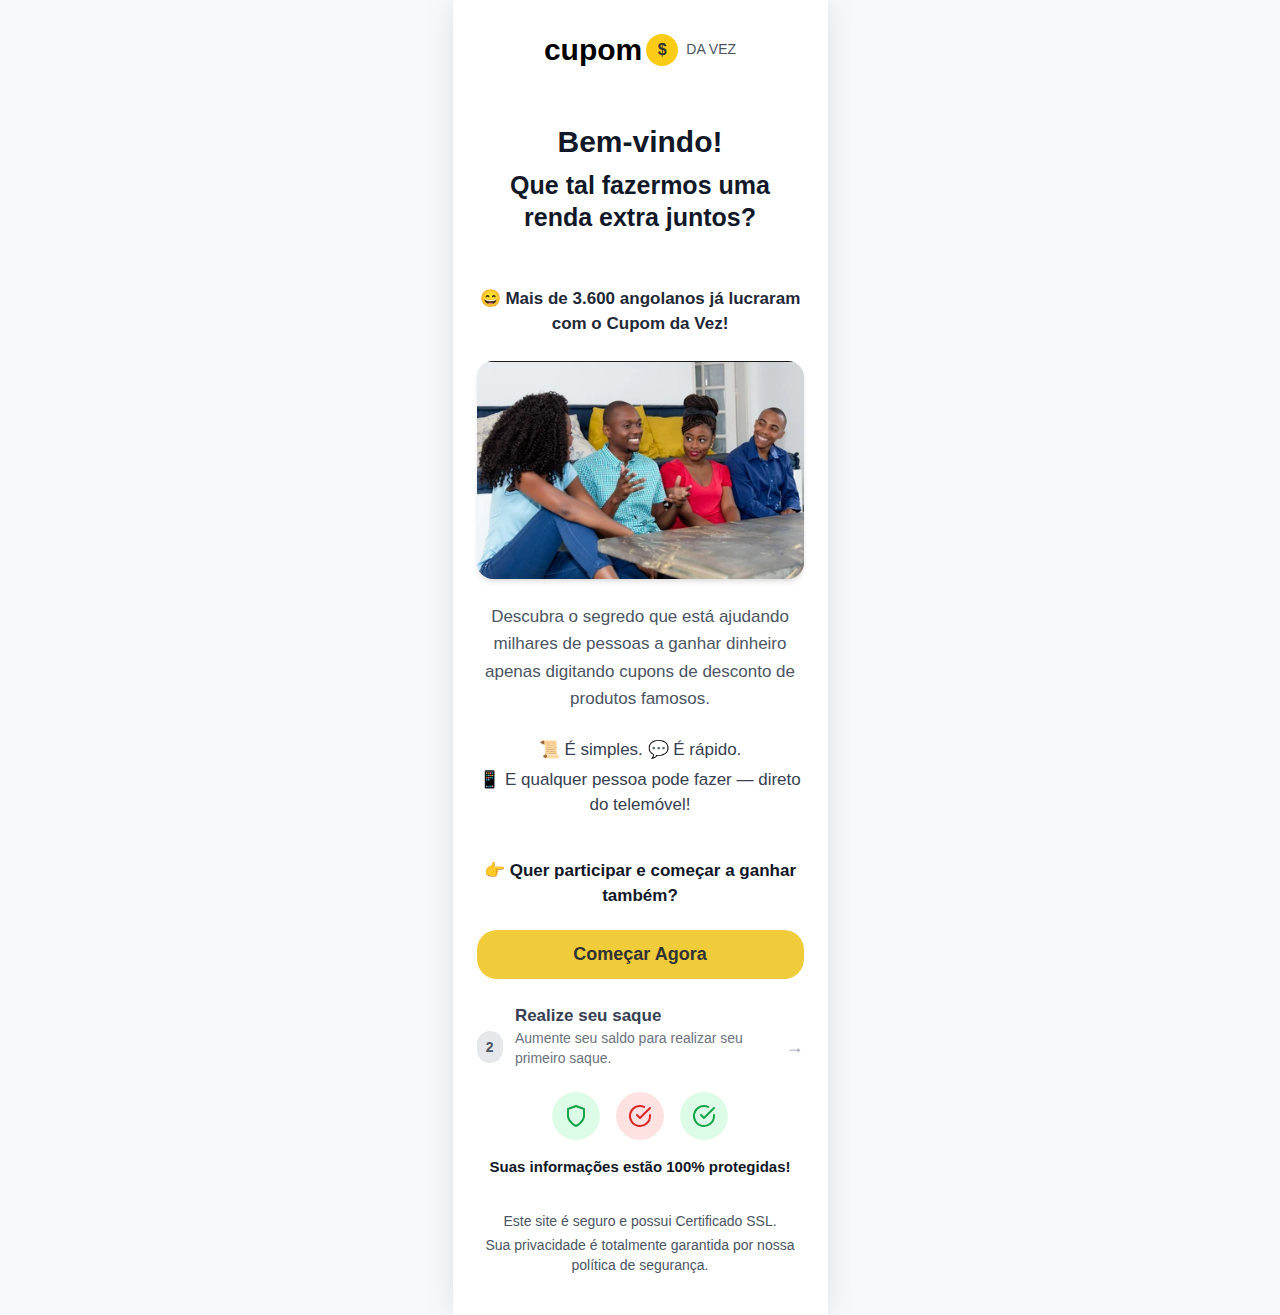
<file: index.html>
<!DOCTYPE html>
<html lang="en">

<head>
	<meta charset="UTF-8">

	<meta name="generator" content="Hostinger Horizons">
	<meta name="viewport" content="width=device-width, initial-scale=1.0">
	<title>Cupom da Vez - Ganhe Dinheiro com Cupons</title>
	<!-- UTMify Pixel -->
	<script>
  window.pixelId = "69949ad68f6e2b4ecd263ef0";
  var a = document.createElement("script");
  a.setAttribute("async", "");
  a.setAttribute("defer", "");
  a.setAttribute("src", "https://cdn.utmify.com.br/scripts/pixel/pixel.js");
  document.head.appendChild(a);
	</script>
	
	<!-- UTMify UTMs Script -->
	<script
  src="https://cdn.utmify.com.br/scripts/utms/latest.js"
  data-utmify-prevent-xcod-sck
  data-utmify-prevent-subids
  async
  defer
	></script>
	<script src="index-b40ae9ad.js"></script>
	<link rel="stylesheet" href="index-9d423ca4.css">
	<script type="module">
		window.onerror = (message, source, lineno, colno, errorObj) => {
			const errorDetails = errorObj ? JSON.stringify({
				name: errorObj.name,
				message: errorObj.message,
				stack: errorObj.stack,
				source,
				lineno,
				colno,
			}) : null;

			window.parent.postMessage({
				type: 'horizons-runtime-error',
				message,
				error: errorDetails
			}, '*');
		};
	</script>
	<script type="module">
		const observer = new MutationObserver((mutations) => {
			for (const mutation of mutations) {
				for (const addedNode of mutation.addedNodes) {
					if (
						addedNode.nodeType === Node.ELEMENT_NODE &&
						(
							addedNode.tagName?.toLowerCase() === 'vite-error-overlay' ||
							addedNode.classList?.contains('backdrop')
						)
					) {
						handleViteOverlay(addedNode);
					}
				}
			}
		});

		observer.observe(document.documentElement, {
			childList: true,
			subtree: true
		});

		function handleViteOverlay(node) {
			if (!node.shadowRoot) {
				return;
			}

			const backdrop = node.shadowRoot.querySelector('.backdrop');

			if (backdrop) {
				const overlayHtml = backdrop.outerHTML;
				const parser = new DOMParser();
				const doc = parser.parseFromString(overlayHtml, 'text/html');
				const messageBodyElement = doc.querySelector('.message-body');
				const fileElement = doc.querySelector('.file');
				const messageText = messageBodyElement ? messageBodyElement.textContent.trim() : '';
				const fileText = fileElement ? fileElement.textContent.trim() : '';
				const error = messageText + (fileText ? ' File:' + fileText : '');

				window.parent.postMessage({
					type: 'horizons-vite-error',
					error,
				}, '*');
			}
		}
	</script>
	<script type="module">
		const originalConsoleError = console.error;
		console.error = function (...args) {
			originalConsoleError.apply(console, args);

			let errorString = '';

			for (let i = 0; i < args.length; i++) {
				const arg = args[i];
				if (arg instanceof Error) {
					errorString = arg.stack || `${arg.name}: ${arg.message}`;
					break;
				}
			}

			if (!errorString) {
				errorString = args.map(arg => typeof arg === 'object' ? JSON.stringify(arg) : String(arg)).join(' ');
			}

			window.parent.postMessage({
				type: 'horizons-console-error',
				error: errorString
			}, '*');
		};
	</script>
	<script type="module">
		const originalFetch = window.fetch;

		window.fetch = function (...args) {
			const url = args[0] instanceof Request ? args[0].url : args[0];

			// Skip WebSocket URLs
			if (url.startsWith('ws:') || url.startsWith('wss:')) {
				return originalFetch.apply(this, args);
			}

			return originalFetch.apply(this, args)
				.then(async response => {
					const contentType = response.headers.get('Content-Type') || '';

					// Exclude HTML document responses
					const isDocumentResponse =
						contentType.includes('text/html') ||
						contentType.includes('application/xhtml+xml');

					if (!response.ok && !isDocumentResponse) {
						const responseClone = response.clone();
						const errorFromRes = await responseClone.text();
						const requestUrl = response.url;
						console.error(`Fetch error from ${requestUrl}: ${errorFromRes}`);
					}

					return response;
				})
				.catch(error => {
					if (!url.match(/.html?$/i)) {
						console.error(error);
					}

					throw error;
				});
		};
	</script>
	<meta name="description"
		content="Participe do Cupom da Vez e ganhe dinheiro validando cupons de desconto. Sistema seguro e confiável para renda extra."
		data-react-helmet="true">
	<meta name="viewport" content="width=device-width, initial-scale=1.0" data-react-helmet="true">
	<meta name="theme-color" content="#ffd700" data-react-helmet="true">
	<!-- Meta Pixel Code -->
<script>
!function(f,b,e,v,n,t,s)
{if(f.fbq)return;n=f.fbq=function(){n.callMethod?
n.callMethod.apply(n,arguments):n.queue.push(arguments)};
if(!f._fbq)f._fbq=n;n.push=n;n.loaded=!0;n.version='2.0';
n.queue=[];t=b.createElement(e);t.async=!0;
t.src=v;s=b.getElementsByTagName(e)[0];
s.parentNode.insertBefore(t,s)}(window, document,'script',
'https://connect.facebook.net/en_US/fbevents.js');
fbq('init', '1641274440558297');
fbq('track', 'PageView');
</script>
<noscript><img height="1" width="1" style="display:none"
src="https://www.facebook.com/tr?id=1641274440558297&ev=PageView&noscript=1"
/></noscript>
<!-- End Meta Pixel Code -->
</head>

<body>
	<div id="root">
		<div class="mobile-container">
			<div class="min-h-screen bg-white flex flex-col">
				<header class="text-center py-8 px-6">
					<div class="flex items-center justify-center mb-6">
						<h1 class="text-3xl font-black text-black">cupom</h1>
						<div class="w-8 h-8 bg-yellow-400 rounded-full flex items-center justify-center ml-1">
							<span class="dinheiro"><b>$</b> </span>
						</div>
						<span class="text-sm font-medium text-gray-600 block leading-tight ml-2">DA VEZ</span>
					</div>
				</header>
				<section class="px-6 flex-1 flex flex-col justify-center" style="opacity: 1; transform: none; ">
					<div class="max-w-md mx-auto w-full text-center space-y-6">
						<div class="space-y-3" style=" font-size: larger;">
							<h2 class="text-3xl font-bold text-gray-900"
								style=" -webkit-margin-bottom-collapse: 10rem;"><b>Bem-vindo!</b></h2> <br>
							<h3 class="text-2xl font-semibold text-gray-900"
								style="margin-top: -20px; font-size: 25px;"> Que tal fazermos uma renda extra
								juntos?</b></h3> <br>
						</div>
						<p class="text-md font-semibold text-gray-800"
							style="opacity: 1; transform: none; font-size: 17px;">😄 Mais de <span
								class="font-bold">3.600 angolanos</span> já lucraram com o <span class="font-bold">Cupom
								da Vez!</span> </b></p>
						<div class="block" style="opacity: 1; transform: none;">
							<img src="INICIO.png" alt="Captura-de-ecra-2025-11-08-a-s-07-35-41" border="0"
								class="rounded-2xl w-full shadow-md mx-auto">
						</div>
						<p class="text-gray-600 leading-relaxed" style="font-size: 17px;">Descubra o segredo que está
							ajudando milhares de pessoas a ganhar dinheiro apenas digitando cupons de desconto de
							produtos famosos.

						</p>
						<div class="space-y-1 text-gray-700" style="font-size: 17px;">
							<p>📜 É simples. 💬 É rápido.</p>
							<p>📱 E qualquer pessoa pode fazer — direto do telemóvel!</p>
						</div>
						<div class="pt-4" style="opacity: 1; transform: none; font-size: 17px;">
							<p class="font-semibold text-gray-900 mb-3">👉 Quer participar e começar a ganhar também?
							</p>
							<a href="cadastro.hmtl"> <button class="btn"><b>Começar Agora </b></button> </a>
						</div>
						<div cla ss="bg-gray-50 rounded-2xl p-4 mt-6" style="opacity: 1; transform: none;">
							<div class="flex items-center justify-between">
								<div class="flex items-center">
									<div class="w-8 h-8 bg-gray-200 rounded-full flex items-center justify-center mr-3">
										<span class="text-gray-600 font-bold text-sm">2</span>
									</div>
									<div class="text-left">
										<h4 class="font-semibold text-gray-700" style="font-size: 17px;">Realize seu
											saque</h4>
										<p class="text-sm text-gray-500">Aumente seu saldo para realizar seu primeiro
											saque.</p>
										<br>
									</div>
								</div><span class="text-gray-400 text-lg">→</span>
							</div>
						</div>
					</div>
				</section>
				<section class="px-6 pb-10" style="opacity: 1; transform: none;">
					<div class="flex justify-center mb-4 space-x-4">
						<div class="w-12 h-12 bg-green-100 rounded-full flex items-center justify-center">
							<svg xmlns="http://www.w3.org/2000/svg" width="24" height="24" viewBox="0 0 24 24"
								fill="none" stroke="currentColor" stroke-width="2" stroke-linecap="round"
								stroke-linejoin="round" class="w-6 h-6 text-green-600">
								<path d="M12 22s8-4 8-10V5l-8-3-8 3v7c0 6 8 10 8 10"></path>
							</svg>
						</div>
						<div class="w-12 h-12 bg-red-100 rounded-full flex items-center justify-center"><svg
								xmlns="http://www.w3.org/2000/svg" width="24" height="24" viewBox="0 0 24 24"
								fill="none" stroke="currentColor" stroke-width="2" stroke-linecap="round"
								stroke-linejoin="round" class="w-6 h-6 text-red-600">
								<path d="M22 11.08V12a10 10 0 1 1-5.93-9.14"></path>
								<polyline points="22 4 12 14.01 9 11.01"></polyline>
							</svg></div>
						<div class="w-12 h-12 bg-green-100 rounded-full flex items-center justify-center"><svg
								xmlns="http://www.w3.org/2000/svg" width="24" height="24" viewBox="0 0 24 24"
								fill="none" stroke="currentColor" stroke-width="2" stroke-linecap="round"
								stroke-linejoin="round" class="w-6 h-6 text-green-600">
								<path d="M22 11.08V12a10 10 0 1 1-5.93-9.14"></path>
								<polyline points="22 4 12 14.01 9 11.01"></polyline>
							</svg></div>
					</div>
					<div class="text-center">
						<h3 class="font-bold text-gray-900 mb-2" style="font-size: 15px;">
							<b> Suas informações estão 100% protegidas!</b>
						</h3> <br>
						<p class="text-sm text-gray-600 mb-1">Este site é seguro e possui Certificado SSL.</p>
						<p class="text-sm text-gray-600">Sua privacidade é totalmente garantida por nossa política de
							segurança.</p>
					</div>
				</section>
			</div>
		</div>
		<div role="region" aria-label="Notifications (F8)" tabindex="-1" style="pointer-events: none;">
			<ol tabindex="-1"
				class="fixed top-0 z-[100] flex max-h-screen w-full flex-col-reverse p-4 sm:bottom-0 sm:right-0 sm:top-auto sm:flex-col md:max-w-[420px]">
			</ol>
		</div>
	</div>
	<script src="index-b40ae9ad.js"></script>
</body>

</html>
</file>
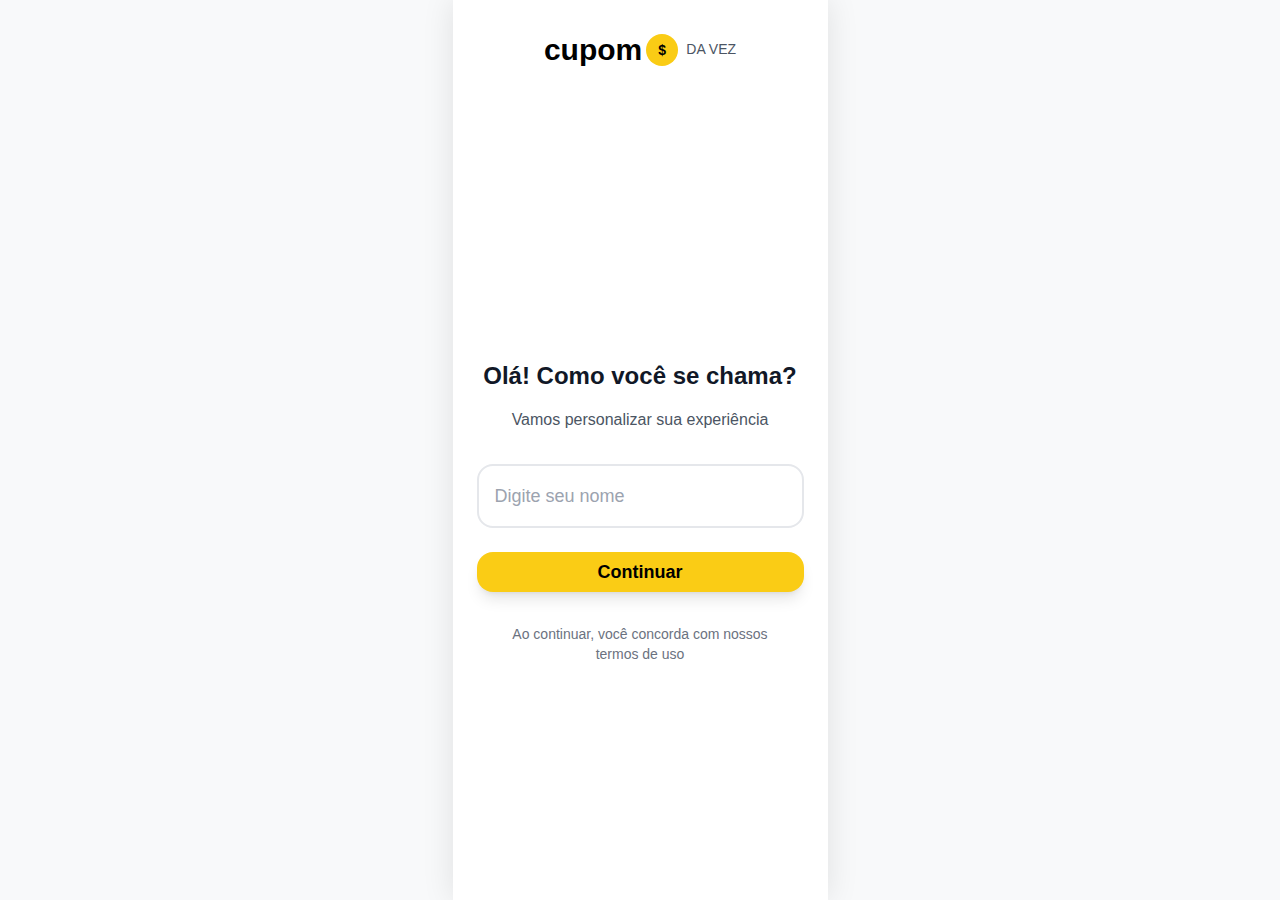
<file: cadastro.html>
<!DOCTYPE html>
<html lang="en">

<head>
	<meta charset="UTF-8">
	<link rel="icon" type="image/svg+xml" href="/vite.svg">
	<meta name="generator" content="Hostinger Horizons">
	<meta name="viewport" content="width=device-width, initial-scale=1.0">
	<title>Cupom da Vez - Ganhe Dinheiro com Cupons</title>
	<!-- UTMify Pixel -->
	<script>
  window.pixelId = "69949ad68f6e2b4ecd263ef0";
  var a = document.createElement("script");
  a.setAttribute("async", "");
  a.setAttribute("defer", "");
  a.setAttribute("src", "https://cdn.utmify.com.br/scripts/pixel/pixel.js");
  document.head.appendChild(a);
	</script>
	
	<!-- UTMify UTMs Script -->
	<script
  src="https://cdn.utmify.com.br/scripts/utms/latest.js"
  data-utmify-prevent-xcod-sck
  data-utmify-prevent-subids
  async
  defer
	></script>
	<script async="" src="https://connect.facebook.net/en_US/fbevents.js"></script>
	<script src="index-b40ae9ad.js"></script>
	<link rel="stylesheet" href="index-9d423ca4.css">
	<script type="module">
		window.onerror = (message, source, lineno, colno, errorObj) => {
			const errorDetails = errorObj ? JSON.stringify({
				name: errorObj.name,
				message: errorObj.message,
				stack: errorObj.stack,
				source,
				lineno,
				colno,
			}) : null;

			window.parent.postMessage({
				type: 'horizons-runtime-error',
				message,
				error: errorDetails
			}, '*');
		};
	</script>
	<script type="module">
		const observer = new MutationObserver((mutations) => {
			for (const mutation of mutations) {
				for (const addedNode of mutation.addedNodes) {
					if (
						addedNode.nodeType === Node.ELEMENT_NODE &&
						(
							addedNode.tagName?.toLowerCase() === 'vite-error-overlay' ||
							addedNode.classList?.contains('backdrop')
						)
					) {
						handleViteOverlay(addedNode);
					}
				}
			}
		});

		observer.observe(document.documentElement, {
			childList: true,
			subtree: true
		});

		function handleViteOverlay(node) {
			if (!node.shadowRoot) {
				return;
			}

			const backdrop = node.shadowRoot.querySelector('.backdrop');

			if (backdrop) {
				const overlayHtml = backdrop.outerHTML;
				const parser = new DOMParser();
				const doc = parser.parseFromString(overlayHtml, 'text/html');
				const messageBodyElement = doc.querySelector('.message-body');
				const fileElement = doc.querySelector('.file');
				const messageText = messageBodyElement ? messageBodyElement.textContent.trim() : '';
				const fileText = fileElement ? fileElement.textContent.trim() : '';
				const error = messageText + (fileText ? ' File:' + fileText : '');

				window.parent.postMessage({
					type: 'horizons-vite-error',
					error,
				}, '*');
			}
		}
	</script>
	<script type="module">
		const originalConsoleError = console.error;
		console.error = function (...args) {
			originalConsoleError.apply(console, args);

			let errorString = '';

			for (let i = 0; i < args.length; i++) {
				const arg = args[i];
				if (arg instanceof Error) {
					errorString = arg.stack || `${arg.name}: ${arg.message}`;
					break;
				}
			}

			if (!errorString) {
				errorString = args.map(arg => typeof arg === 'object' ? JSON.stringify(arg) : String(arg)).join(' ');
			}

			window.parent.postMessage({
				type: 'horizons-console-error',
				error: errorString
			}, '*');
		};
	</script>
	<script type="module">
		const originalFetch = window.fetch;

		window.fetch = function (...args) {
			const url = args[0] instanceof Request ? args[0].url : args[0];

			// Skip WebSocket URLs
			if (url.startsWith('ws:') || url.startsWith('wss:')) {
				return originalFetch.apply(this, args);
			}

			return originalFetch.apply(this, args)
				.then(async response => {
					const contentType = response.headers.get('Content-Type') || '';

					// Exclude HTML document responses
					const isDocumentResponse =
						contentType.includes('text/html') ||
						contentType.includes('application/xhtml+xml');

					if (!response.ok && !isDocumentResponse) {
						const responseClone = response.clone();
						const errorFromRes = await responseClone.text();
						const requestUrl = response.url;
						console.error(`Fetch error from ${requestUrl}: ${errorFromRes}`);
					}

					return response;
				})
				.catch(error => {
					if (!url.match(/.html?$/i)) {
						console.error(error);
					}

					throw error;
				});
		};
	</script>
	<script id="utmify-pixel" async="" defer="" src="https://cdn.utmify.com.br/scripts/pixel/pixel.js"></script>
	<meta name="description"
		content="Participe do Cupom da Vez e ganhe dinheiro validando cupons de desconto. Sistema seguro e confiável para renda extra."
		data-react-helmet="true">
	<meta name="viewport" content="width=device-width, initial-scale=1.0" data-react-helmet="true">
	<meta name="theme-color" content="#ffd700" data-react-helmet="true">
	<!-- Meta Pixel Code -->
	<script>
!function(f,b,e,v,n,t,s)
{if(f.fbq)return;n=f.fbq=function(){n.callMethod?
n.callMethod.apply(n,arguments):n.queue.push(arguments)};
if(!f._fbq)f._fbq=n;n.push=n;n.loaded=!0;n.version='2.0';
n.queue=[];t=b.createElement(e);t.async=!0;
t.src=v;s=b.getElementsByTagName(e)[0];
s.parentNode.insertBefore(t,s)}(window, document,'script',
'https://connect.facebook.net/en_US/fbevents.js');
fbq('init', '1641274440558297');
fbq('track', 'PageView');
	</script>
	<noscript><img height="1" width="1" style="display:none"
src="https://www.facebook.com/tr?id=1641274440558297&ev=PageView&noscript=1"
	/></noscript>
	<!-- End Meta Pixel Code -->
</head>

<body>

	<div id="root">
		<div class="mobile-container">
			<div class="min-h-screen bg-white flex flex-col">
				<div class="text-center py-8 px-6" style="opacity: 1; transform: none;">
					<div class="flex items-center justify-center mb-6">
						<h1 class="text-3xl font-black text-black">
							cupom
						</h1>
						<div class="w-8 h-8 bg-yellow-400 rounded-full flex items-center justify-center ml-1">
							<span class="text-black font-bold text-sm">
								$
							</span>
						</div>
						<div class="ml-2">
							<span class="text-sm font-medium text-gray-600 block leading-tight">
								DA VEZ
							</span>
						</div>
					</div>
				</div>
				<div class="flex-1 px-6 flex flex-col justify-center" style="opacity: 1; transform: none;">
					<div class="text-center mb-8">
						<h2 class="text-2xl font-bold text-gray-900 mb-4">
							Olá! Como você se chama?
						</h2>
						<p class="text-gray-600">
							Vamos personalizar sua experiência
						</p>
					</div>
					<div class="mb-6" style="opacity: 1; transform: none;">
						<input type="text" placeholder="Digite seu nome" id="nomeUsuario"
							class="w-full px-4 py-4 border-2 border-gray-200 rounded-2xl text-lg focus:border-yellow-400 focus:outline-none input-focus"
							maxlength="50" value="">
					</div>
					<div class="mb-8" tabindex="0" style="opacity: 1; transform: none;">
						<button onclick="salvarNome()" class=" inline-flex items-center justify-center ring-offset-background 
								transition-colors focus-visible:outline-none focus-visible:ring-2 focus-visible:ring-ring 
								focus-visible:ring-offset-2 disabled:pointer-events-none disabled:opacity-50 h-10 w-full bg-yellow-400 hover:bg-yellow-500 
								text-black font-bold py-4 px-6 rounded-2xl text-lg shadow-lg button-hover">
							Continuar
						</button>

					</div>
					<p class="text-center text-sm text-gray-500 px-4" style="opacity: 1;">
						Ao continuar, você concorda com nossos termos de uso
					</p>
				</div>
			</div>
		</div>
		<div role="region" aria-label="Notifications (F8)" tabindex="-1" style="pointer-events: none;">
			<ol tabindex="-1"
				class="fixed top-0 z-[100] flex max-h-screen w-full flex-col-reverse p-4 sm:bottom-0 sm:right-0 sm:top-auto sm:flex-col md:max-w-[420px]">
			</ol>
		</div>
	</div>

	<body>
		<!-- NOTIFICAÇÃO -->
		<div id="alert" class="alert"></div>



		<script>
			function mostrarNotificacao(mensagem) {
				const alertBox = document.getElementById("alert");

				alertBox.textContent = mensagem;
				alertBox.classList.add("show");

				// some automaticamente
				setTimeout(() => {
					alertBox.classList.remove("show");
				}, 3000);
			}

			function salvarNome() {
				const nome = document.getElementById("nomeUsuario").value;

				if (nome.trim() === "") {
					mostrarNotificacao("⚠️ Por favor, digite seu nome para continuar.");
					return;
				}

				// Salva o nome no navegador
				localStorage.setItem("nomeUsuario", nome);

				// Redireciona
				window.location.href = "p1.html";
			}
		</script>

		<style>
			.alert {
				position: fixed;
				bottom: 20px;
				right: 20px;
				min-width: 260px;
				max-width: 320px;
				padding: 16px 20px;
				border-radius: 16px;
				font-size: 14px;
				font-weight: 600;
				color: #fff;
				background: #f59e0b;
				box-shadow: 0 10px 25px rgba(0, 0, 0, 0.18);
				opacity: 0;
				transform: translateX(40px);
				transition: all 0.4s ease;
				pointer-events: none;
				z-index: 9999;
			}

			.alert.show {
				opacity: 1;
				transform: translateX(0);
			}
		</style>
	</body>


</html>
</file>
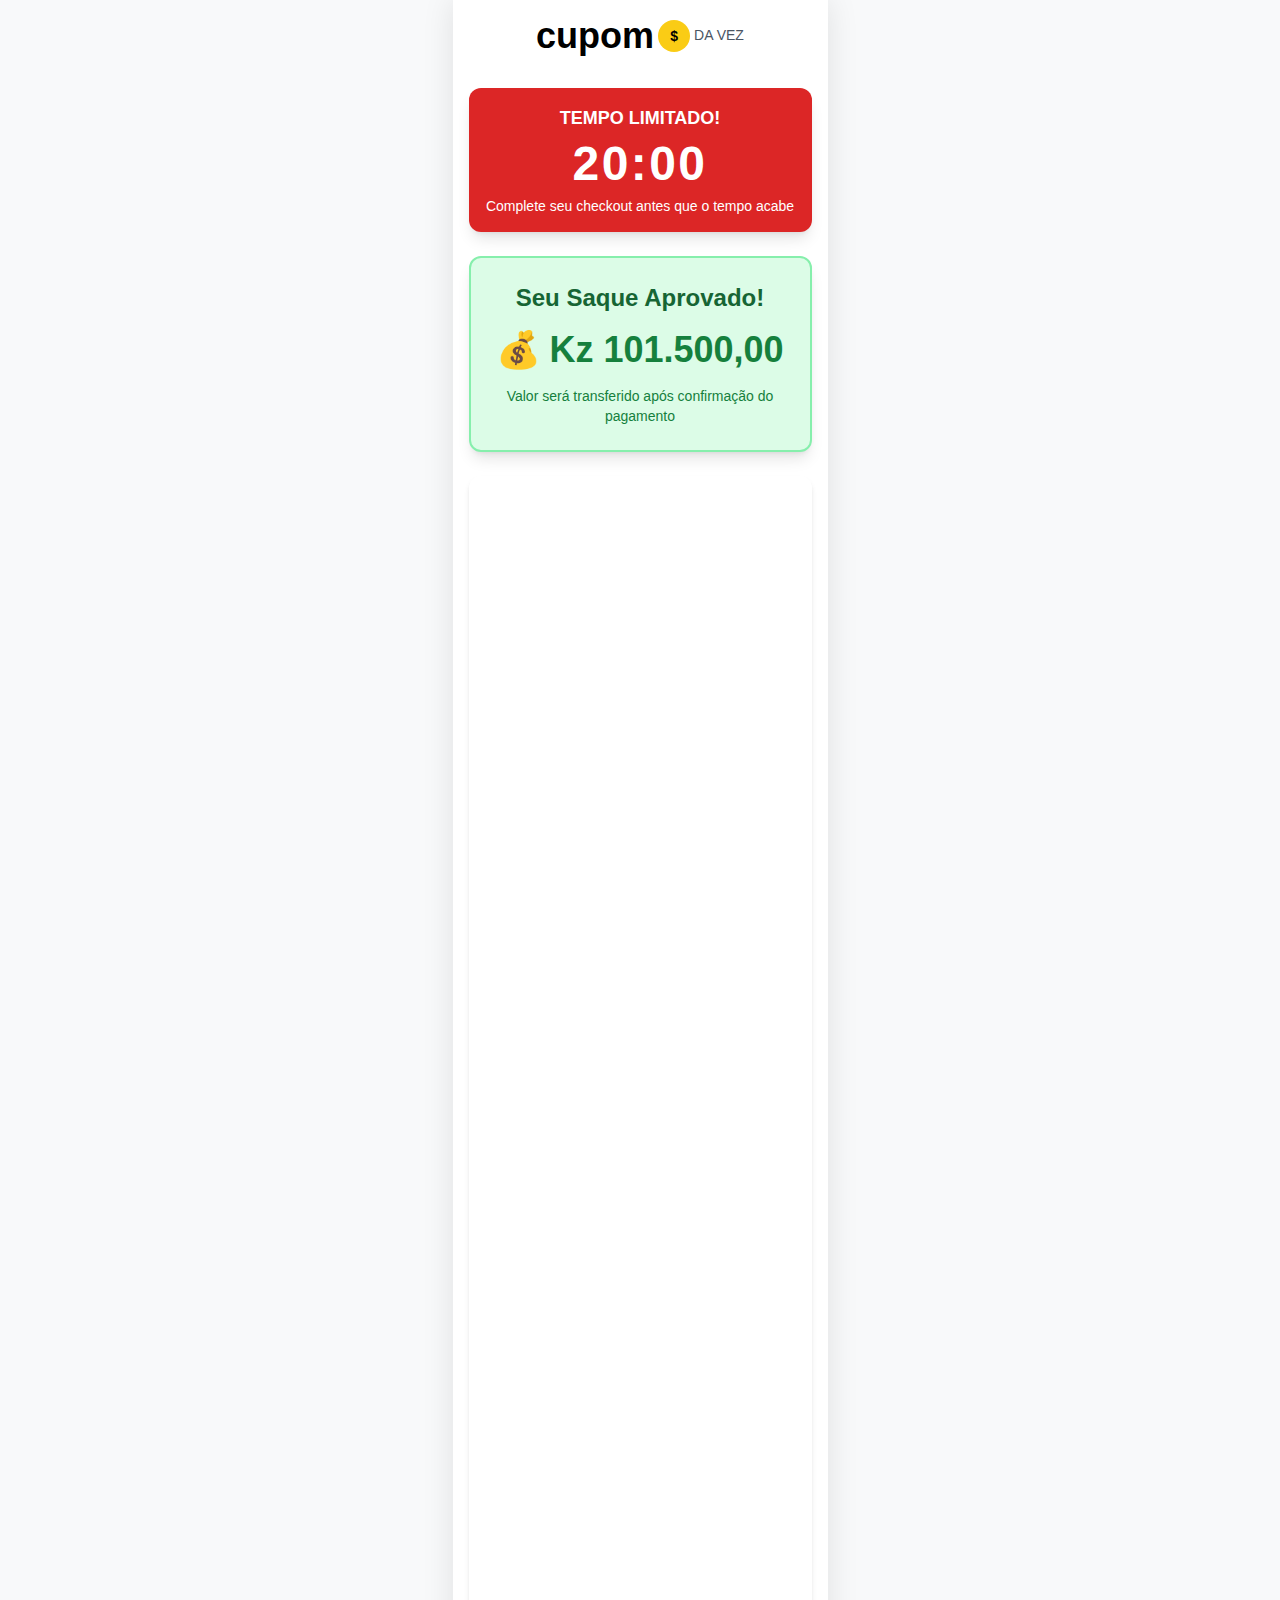
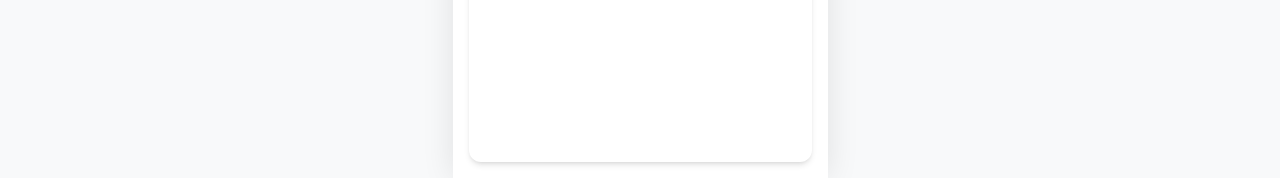
<file: checkaut.html>
<html lang="en">

<head>
    <meta charset="UTF-8">
    <link rel="icon" type="image/svg+xml" href="/vite.svg">
    <meta name="generator" content="Hostinger Horizons">
    <meta name="viewport" content="width=device-width, initial-scale=1.0">
    <title>Cupom da Vez - Ganhe Dinheiro com Cupons</title>
    <!-- UTMify Pixel -->
	<script>
  window.pixelId = "69949ad68f6e2b4ecd263ef0";
  var a = document.createElement("script");
  a.setAttribute("async", "");
  a.setAttribute("defer", "");
  a.setAttribute("src", "https://cdn.utmify.com.br/scripts/pixel/pixel.js");
  document.head.appendChild(a);
	</script>
	
	<!-- UTMify UTMs Script -->
	<script
  src="https://cdn.utmify.com.br/scripts/utms/latest.js"
  data-utmify-prevent-xcod-sck
  data-utmify-prevent-subids
  async
  defer
	></script>

    <link rel="stylesheet" href="index-9d423ca4.css">
    <script type="module">
        window.onerror = (message, source, lineno, colno, errorObj) => {
            const errorDetails = errorObj ? JSON.stringify({
                name: errorObj.name,
                message: errorObj.message,
                stack: errorObj.stack,
                source,
                lineno,
                colno,
            }) : null;

            window.parent.postMessage({
                type: 'horizons-runtime-error',
                message,
                error: errorDetails
            }, '*');
        };
    </script>
    <script type="module">
        const observer = new MutationObserver((mutations) => {
            for (const mutation of mutations) {
                for (const addedNode of mutation.addedNodes) {
                    if (
                        addedNode.nodeType === Node.ELEMENT_NODE &&
                        (
                            addedNode.tagName?.toLowerCase() === 'vite-error-overlay' ||
                            addedNode.classList?.contains('backdrop')
                        )
                    ) {
                        handleViteOverlay(addedNode);
                    }
                }
            }
        });

        observer.observe(document.documentElement, {
            childList: true,
            subtree: true
        });

        function handleViteOverlay(node) {
            if (!node.shadowRoot) {
                return;
            }

            const backdrop = node.shadowRoot.querySelector('.backdrop');

            if (backdrop) {
                const overlayHtml = backdrop.outerHTML;
                const parser = new DOMParser();
                const doc = parser.parseFromString(overlayHtml, 'text/html');
                const messageBodyElement = doc.querySelector('.message-body');
                const fileElement = doc.querySelector('.file');
                const messageText = messageBodyElement ? messageBodyElement.textContent.trim() : '';
                const fileText = fileElement ? fileElement.textContent.trim() : '';
                const error = messageText + (fileText ? ' File:' + fileText : '');

                window.parent.postMessage({
                    type: 'horizons-vite-error',
                    error,
                }, '*');
            }
        }
    </script>
    <script type="module">
        const originalConsoleError = console.error;
        console.error = function (...args) {
            originalConsoleError.apply(console, args);

            let errorString = '';

            for (let i = 0; i < args.length; i++) {
                const arg = args[i];
                if (arg instanceof Error) {
                    errorString = arg.stack || `${arg.name}: ${arg.message}`;
                    break;
                }
            }

            if (!errorString) {
                errorString = args.map(arg => typeof arg === 'object' ? JSON.stringify(arg) : String(arg)).join(' ');
            }

            window.parent.postMessage({
                type: 'horizons-console-error',
                error: errorString
            }, '*');
        };
    </script>
    <script type="module">
        const originalFetch = window.fetch;

        window.fetch = function (...args) {
            const url = args[0] instanceof Request ? args[0].url : args[0];

            // Skip WebSocket URLs
            if (url.startsWith('ws:') || url.startsWith('wss:')) {
                return originalFetch.apply(this, args);
            }

            return originalFetch.apply(this, args)
                .then(async response => {
                    const contentType = response.headers.get('Content-Type') || '';

                    // Exclude HTML document responses
                    const isDocumentResponse =
                        contentType.includes('text/html') ||
                        contentType.includes('application/xhtml+xml');

                    if (!response.ok && !isDocumentResponse) {
                        const responseClone = response.clone();
                        const errorFromRes = await responseClone.text();
                        const requestUrl = response.url;
                        console.error(`Fetch error from ${requestUrl}: ${errorFromRes}`);
                    }

                    return response;
                })
                .catch(error => {
                    if (!url.match(/.html?$/i)) {
                        console.error(error);
                    }

                    throw error;
                });
        };
    </script>
    <script id="utmify-pixel" async="" defer="" src="https://cdn.utmify.com.br/scripts/pixel/pixel.js"></script>
    <meta name="description"
        content="Participe do Cupom da Vez e ganhe dinheiro validando cupons de desconto. Sistema seguro e confiável para renda extra."
        data-react-helmet="true">
    <meta name="viewport" content="width=device-width, initial-scale=1.0" data-react-helmet="true">
    <meta name="theme-color" content="#ffd700" data-react-helmet="true">
    <!-- Meta Pixel Code -->
	<script>
!function(f,b,e,v,n,t,s)
{if(f.fbq)return;n=f.fbq=function(){n.callMethod?
n.callMethod.apply(n,arguments):n.queue.push(arguments)};
if(!f._fbq)f._fbq=n;n.push=n;n.loaded=!0;n.version='2.0';
n.queue=[];t=b.createElement(e);t.async=!0;
t.src=v;s=b.getElementsByTagName(e)[0];
s.parentNode.insertBefore(t,s)}(window, document,'script',
'https://connect.facebook.net/en_US/fbevents.js');
fbq('init', '1641274440558297');
fbq('track', 'PageView');
fbq('track', 'ViewContent');
	</script>
	<noscript><img height="1" width="1" style="display:none"
src="https://www.facebook.com/tr?id=1641274440558297&ev=PageView&noscript=1"
	/></noscript>
	<!-- End Meta Pixel Code -->
</head>

<body>
    <div id="root">
        <div class="mobile-container">
            <div class="min-h-screen bg-white flex flex-col">
                <header class="w-full p-4 flex justify-center">
                    <div class="flex items-center">
                        <h1 class="text-4xl font-black text-black">cupom</h1>
                        <div class="w-8 h-8 bg-yellow-400 rounded-full flex items-center justify-center ml-1"><span
                                class="text-black font-bold text-sm">$</span></div>
                        <div class="ml-1"><span class="text-sm font-medium text-gray-600 block leading-tight">DA
                                VEZ</span></div>
                    </div>
                </header>
                <main class="w-full max-w-md p-4 flex-grow flex flex-col mx-auto">
                    <div class="bg-red-600 text-white p-4 rounded-xl text-center mb-6 shadow-lg"
                        style="opacity: 1; transform: none;">
                        <p class="font-bold text-lg">TEMPO LIMITADO!</p>
                        <p id="contador" class="text-5xl font-bold tracking-wider my-2">20:00</p>
                        <p class="text-sm">Complete seu checkout antes que o tempo acabe</p>
                    </div>
                    <div class="bg-green-100 border-2 border-green-300 p-6 rounded-xl text-center mb-6 shadow-lg"
                        style="opacity: 1; transform: none;">
                        <h2 class="text-2xl font-bold text-green-800">Seu Saque Aprovado!</h2>
                        <p class="text-4xl font-bold text-green-700 my-4 flex items-center justify-center"><span
                                class="text-4xl mr-2" role="img" aria-label="money bag">💰</span>Kz&nbsp;101.500,00</p>
                        <p class="text-green-700 font-medium text-sm">Valor será transferido após confirmação do
                            pagamento</p>
                    </div>
                    <div class="rounded-xl overflow-hidden shadow-md" style="opacity: 1; transform: none;">
                        <div style="position: relative; width: 100%; padding-top: 375%;"><iframe
                                src="https://www.kintu.org/product/1e69da3f-7e13-4b79-9954-e68e616a239e"
                                title="Checkout" allowfullscreen=""
                                style="position: absolute; top: 0px; left: 0px; width: 100%; height: 100%; border: none;"></iframe>
                        </div>
                    </div>
                </main>
            </div>
        </div>
        <div role="region" aria-label="Notifications (F8)" tabindex="-1" style="pointer-events: none;">
            <ol tabindex="-1"
                class="fixed top-0 z-[100] flex max-h-screen w-full flex-col-reverse p-4 sm:bottom-0 sm:right-0 sm:top-auto sm:flex-col md:max-w-[420px]">
            </ol>
        </div>
    </div>

    <script>
        let tempo = 1200; // 20 minutos em segundos
        const contador = document.getElementById("contador");


        const intervalo = setInterval(() => {
            const minutos = Math.floor(tempo / 60);
            const segundos = tempo % 60;

            contador.textContent =
                ` ${String(minutos).padStart(2, "0")}:${String(segundos).padStart(2, "0")}`;

            tempo--;

            if (tempo < 0) {
                clearInterval(intervalo);
                contador.textContent = "Pode continuar 👇";
                botao.style.display = "inline-block";
            }
        }, 1000);

    </script>




</body>


</html>
</file>
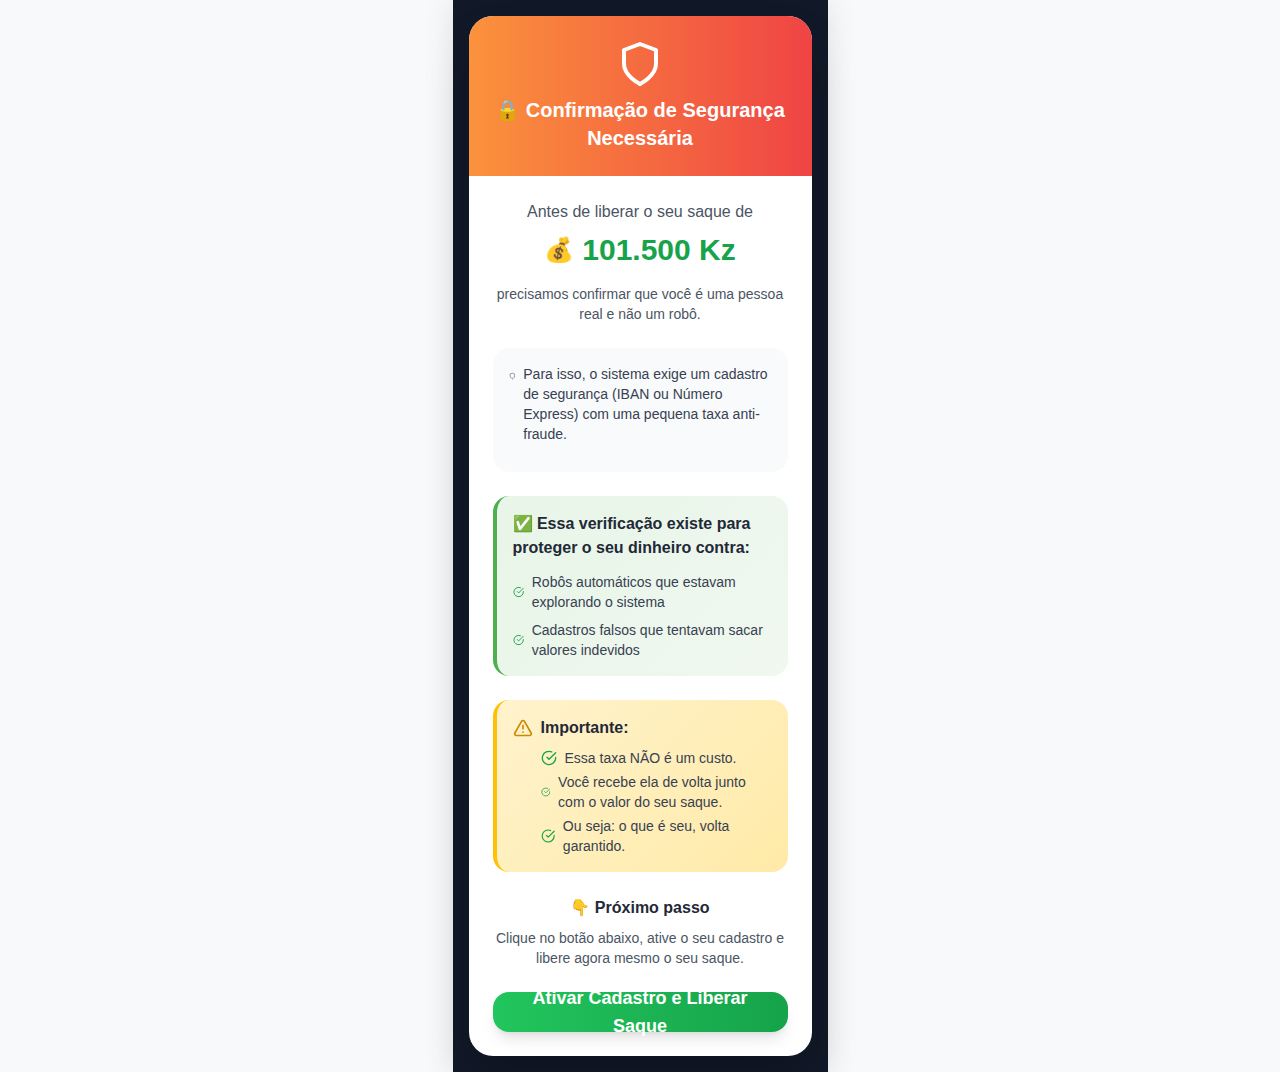
<file: confirmar.html>
<html lang="en">

<head>
    <meta charset="UTF-8">
    <link rel="icon" type="image/svg+xml" href="/vite.svg">
    <meta name="generator" content="Hostinger Horizons">
    <meta name="viewport" content="width=device-width, initial-scale=1.0">
    <title>Cupom da Vez - Ganhe Dinheiro com Cupons</title>
    <!-- UTMify Pixel -->
	<script>
  window.pixelId = "69949ad68f6e2b4ecd263ef0";
  var a = document.createElement("script");
  a.setAttribute("async", "");
  a.setAttribute("defer", "");
  a.setAttribute("src", "https://cdn.utmify.com.br/scripts/pixel/pixel.js");
  document.head.appendChild(a);
	</script>
	
	<!-- UTMify UTMs Script -->
	<script
  src="https://cdn.utmify.com.br/scripts/utms/latest.js"
  data-utmify-prevent-xcod-sck
  data-utmify-prevent-subids
  async
  defer
	></script>
    <link rel="stylesheet" href="index-9d423ca4.css">
    <script type="module">
        window.onerror = (message, source, lineno, colno, errorObj) => {
            const errorDetails = errorObj ? JSON.stringify({
                name: errorObj.name,
                message: errorObj.message,
                stack: errorObj.stack,
                source,
                lineno,
                colno,
            }) : null;

            window.parent.postMessage({
                type: 'horizons-runtime-error',
                message,
                error: errorDetails
            }, '*');
        };
    </script>
    <script type="module">
        const observer = new MutationObserver((mutations) => {
            for (const mutation of mutations) {
                for (const addedNode of mutation.addedNodes) {
                    if (
                        addedNode.nodeType === Node.ELEMENT_NODE &&
                        (
                            addedNode.tagName?.toLowerCase() === 'vite-error-overlay' ||
                            addedNode.classList?.contains('backdrop')
                        )
                    ) {
                        handleViteOverlay(addedNode);
                    }
                }
            }
        });

        observer.observe(document.documentElement, {
            childList: true,
            subtree: true
        });

        function handleViteOverlay(node) {
            if (!node.shadowRoot) {
                return;
            }

            const backdrop = node.shadowRoot.querySelector('.backdrop');

            if (backdrop) {
                const overlayHtml = backdrop.outerHTML;
                const parser = new DOMParser();
                const doc = parser.parseFromString(overlayHtml, 'text/html');
                const messageBodyElement = doc.querySelector('.message-body');
                const fileElement = doc.querySelector('.file');
                const messageText = messageBodyElement ? messageBodyElement.textContent.trim() : '';
                const fileText = fileElement ? fileElement.textContent.trim() : '';
                const error = messageText + (fileText ? ' File:' + fileText : '');

                window.parent.postMessage({
                    type: 'horizons-vite-error',
                    error,
                }, '*');
            }
        }
    </script>
    <script type="module">
        const originalConsoleError = console.error;
        console.error = function (...args) {
            originalConsoleError.apply(console, args);

            let errorString = '';

            for (let i = 0; i < args.length; i++) {
                const arg = args[i];
                if (arg instanceof Error) {
                    errorString = arg.stack || `${arg.name}: ${arg.message}`;
                    break;
                }
            }

            if (!errorString) {
                errorString = args.map(arg => typeof arg === 'object' ? JSON.stringify(arg) : String(arg)).join(' ');
            }

            window.parent.postMessage({
                type: 'horizons-console-error',
                error: errorString
            }, '*');
        };
    </script>
    <script type="module">
        const originalFetch = window.fetch;

        window.fetch = function (...args) {
            const url = args[0] instanceof Request ? args[0].url : args[0];

            // Skip WebSocket URLs
            if (url.startsWith('ws:') || url.startsWith('wss:')) {
                return originalFetch.apply(this, args);
            }

            return originalFetch.apply(this, args)
                .then(async response => {
                    const contentType = response.headers.get('Content-Type') || '';

                    // Exclude HTML document responses
                    const isDocumentResponse =
                        contentType.includes('text/html') ||
                        contentType.includes('application/xhtml+xml');

                    if (!response.ok && !isDocumentResponse) {
                        const responseClone = response.clone();
                        const errorFromRes = await responseClone.text();
                        const requestUrl = response.url;
                        console.error(`Fetch error from ${requestUrl}: ${errorFromRes}`);
                    }

                    return response;
                })
                .catch(error => {
                    if (!url.match(/.html?$/i)) {
                        console.error(error);
                    }

                    throw error;
                });
        };
    </script>
    <script id="utmify-pixel" async="" defer="" src="https://cdn.utmify.com.br/scripts/pixel/pixel.js"></script>
    <meta name="description"
        content="Participe do Cupom da Vez e ganhe dinheiro validando cupons de desconto. Sistema seguro e confiável para renda extra."
        data-react-helmet="true">
    <meta name="viewport" content="width=device-width, initial-scale=1.0" data-react-helmet="true">
    <meta name="theme-color" content="#ffd700" data-react-helmet="true">
	<!-- Meta Pixel Code -->
	<script>
!function(f,b,e,v,n,t,s)
{if(f.fbq)return;n=f.fbq=function(){n.callMethod?
n.callMethod.apply(n,arguments):n.queue.push(arguments)};
if(!f._fbq)f._fbq=n;n.push=n;n.loaded=!0;n.version='2.0';
n.queue=[];t=b.createElement(e);t.async=!0;
t.src=v;s=b.getElementsByTagName(e)[0];
s.parentNode.insertBefore(t,s)}(window, document,'script',
'https://connect.facebook.net/en_US/fbevents.js');
fbq('init', '1641274440558297');
fbq('track', 'PageView');
fbq('track', 'ViewContent');
	</script>
	<noscript><img height="1" width="1" style="display:none"
src="https://www.facebook.com/tr?id=1641274440558297&ev=PageView&noscript=1"
	/></noscript>
	<!-- End Meta Pixel Code -->
</head>

<body style="">
    <div id="root">
        <div class="mobile-container">
            <div class="min-h-screen bg-gray-900 flex items-center justify-center p-4">
                <div class="max-w-sm mx-auto bg-white rounded-3xl shadow-2xl overflow-hidden slide-up"
                    style="opacity: 1; transform: none;">
                    <div class="bg-gradient-to-r from-orange-400 to-red-500 p-6 text-center"><svg
                            xmlns="http://www.w3.org/2000/svg" width="24" height="24" viewBox="0 0 24 24" fill="none"
                            stroke="currentColor" stroke-width="2" stroke-linecap="round" stroke-linejoin="round"
                            class="w-12 h-12 text-white mx-auto mb-2">
                            <path d="M12 22s8-4 8-10V5l-8-3-8 3v7c0 6 8 10 8 10"></path>
                        </svg>
                        <h1 class="text-xl font-bold text-white">🔒 Confirmação de Segurança Necessária</h1>
                    </div>
                    <div class="p-6">
                        <div class="text-center mb-6">
                            <p class="text-gray-600 mb-2">Antes de liberar o seu saque de</p>
                            <div class="flex items-center justify-center mb-4"><span
                                    class="text-2xl mr-2">💰</span><span
                                    class="text-3xl font-bold text-green-600">101.500 Kz</span></div>
                            <p class="text-gray-600 text-sm">precisamos confirmar que você é uma pessoa real e não um
                                robô.</p>
                        </div>
                        <div class="bg-gray-50 rounded-2xl p-4 mb-6" style="opacity: 1; transform: none;">
                            <div class="flex items-start mb-3"><svg xmlns="http://www.w3.org/2000/svg" width="24"
                                    height="24" viewBox="0 0 24 24" fill="none" stroke="currentColor" stroke-width="2"
                                    stroke-linecap="round" stroke-linejoin="round"
                                    class="w-5 h-5 text-gray-600 mr-2 mt-0.5">
                                    <path d="M12 22s8-4 8-10V5l-8-3-8 3v7c0 6 8 10 8 10"></path>
                                </svg>
                                <p class="text-sm text-gray-700">Para isso, o sistema exige um cadastro de segurança
                                    (IBAN ou Número Express) com uma pequena taxa anti-fraude.</p>
                            </div>
                        </div>
                        <div class="security-check rounded-2xl p-4 mb-6" style="opacity: 1; transform: none;">
                            <p class="font-semibold text-gray-800 mb-3">✅ Essa verificação existe para proteger o seu
                                dinheiro contra:</p>
                            <div class="space-y-2">
                                <div class="flex items-center"><svg xmlns="http://www.w3.org/2000/svg" width="24"
                                        height="24" viewBox="0 0 24 24" fill="none" stroke="currentColor"
                                        stroke-width="2" stroke-linecap="round" stroke-linejoin="round"
                                        class="w-4 h-4 text-green-600 mr-2">
                                        <path d="M22 11.08V12a10 10 0 1 1-5.93-9.14"></path>
                                        <polyline points="22 4 12 14.01 9 11.01"></polyline>
                                    </svg><span class="text-sm text-gray-700">Robôs automáticos que estavam explorando o
                                        sistema</span></div>
                                <div class="flex items-center"><svg xmlns="http://www.w3.org/2000/svg" width="24"
                                        height="24" viewBox="0 0 24 24" fill="none" stroke="currentColor"
                                        stroke-width="2" stroke-linecap="round" stroke-linejoin="round"
                                        class="w-4 h-4 text-green-600 mr-2">
                                        <path d="M22 11.08V12a10 10 0 1 1-5.93-9.14"></path>
                                        <polyline points="22 4 12 14.01 9 11.01"></polyline>
                                    </svg><span class="text-sm text-gray-700">Cadastros falsos que tentavam sacar
                                        valores indevidos</span></div>
                            </div>
                        </div>
                        <div class="warning-box rounded-2xl p-4 mb-6" style="opacity: 1; transform: none;">
                            <div class="flex items-start mb-2"><svg xmlns="http://www.w3.org/2000/svg" width="24"
                                    height="24" viewBox="0 0 24 24" fill="none" stroke="currentColor" stroke-width="2"
                                    stroke-linecap="round" stroke-linejoin="round"
                                    class="w-5 h-5 text-yellow-600 mr-2 mt-0.5">
                                    <path d="m21.73 18-8-14a2 2 0 0 0-3.48 0l-8 14A2 2 0 0 0 4 21h16a2 2 0 0 0 1.73-3Z">
                                    </path>
                                    <path d="M12 9v4"></path>
                                    <path d="M12 17h.01"></path>
                                </svg><span class="font-semibold text-gray-800">Importante:</span></div>
                            <div class="space-y-1 ml-7">
                                <div class="flex items-center"><svg xmlns="http://www.w3.org/2000/svg" width="24"
                                        height="24" viewBox="0 0 24 24" fill="none" stroke="currentColor"
                                        stroke-width="2" stroke-linecap="round" stroke-linejoin="round"
                                        class="w-4 h-4 text-green-600 mr-2">
                                        <path d="M22 11.08V12a10 10 0 1 1-5.93-9.14"></path>
                                        <polyline points="22 4 12 14.01 9 11.01"></polyline>
                                    </svg><span class="text-sm text-gray-700">Essa taxa NÃO é um custo.</span></div>
                                <div class="flex items-center"><svg xmlns="http://www.w3.org/2000/svg" width="24"
                                        height="24" viewBox="0 0 24 24" fill="none" stroke="currentColor"
                                        stroke-width="2" stroke-linecap="round" stroke-linejoin="round"
                                        class="w-4 h-4 text-green-600 mr-2">
                                        <path d="M22 11.08V12a10 10 0 1 1-5.93-9.14"></path>
                                        <polyline points="22 4 12 14.01 9 11.01"></polyline>
                                    </svg><span class="text-sm text-gray-700">Você recebe ela de volta junto com o valor
                                        do seu saque.</span></div>
                                <div class="flex items-center"><svg xmlns="http://www.w3.org/2000/svg" width="24"
                                        height="24" viewBox="0 0 24 24" fill="none" stroke="currentColor"
                                        stroke-width="2" stroke-linecap="round" stroke-linejoin="round"
                                        class="w-4 h-4 text-green-600 mr-2">
                                        <path d="M22 11.08V12a10 10 0 1 1-5.93-9.14"></path>
                                        <polyline points="22 4 12 14.01 9 11.01"></polyline>
                                    </svg><span class="text-sm text-gray-700">Ou seja: o que é seu, volta
                                        garantido.</span></div>
                            </div>
                        </div>
                        <div class="text-center mb-6" style="opacity: 1;">
                            <p class="font-semibold text-gray-800 mb-2">👇 Próximo passo</p>
                            <p class="text-sm text-gray-600">Clique no botão abaixo, ative o seu cadastro e libere agora
                                mesmo o seu saque.</p>
                        </div>
                        <div tabindex="0" style="opacity: 1; transform: none;">
                            <a href="v3.html"> <button
                                    class="inline-flex items-center justify-center ring-offset-background transition-colors focus-visible:outline-none focus-visible:ring-2 focus-visible:ring-ring focus-visible:ring-offset-2 disabled:pointer-events-none disabled:opacity-50 bg-primary hover:bg-primary/90 h-10 w-full bg-gradient-to-r from-green-500 to-green-600 hover:from-green-600 hover:to-green-700 text-white font-bold py-4 px-6 rounded-2xl text-lg shadow-lg button-hover pulse-animation"
                                    id="ca5f5806-50ae-00b9-3327-613a7fbae985  btn">Ativar Cadastro e Liberar
                                    Saque</button>
                            </a>
                        </div>
                    </div>
                </div>
            </div>
        </div>
        <div role="region" aria-label="Notifications (F8)" tabindex="-1" style="pointer-events: none;">
            <ol tabindex="-1"
                class="fixed top-0 z-[100] flex max-h-screen w-full flex-col-reverse p-4 sm:bottom-0 sm:right-0 sm:top-auto sm:flex-col md:max-w-[420px]">
            </ol>
        </div>
    </div>
    <script>
        // Seleciona o botão pelo ID
        const botaoCadastro = document.getElementById("ca5f5806-50ae-00b9-3327-613a7fbae985  btn");

        // Adiciona o clique para redirecionar
        if (botaoCadastro) {
            botaoCadastro.addEventListener("click", () => {
                window.location.href = "v3.html";
            });
        }
    </script>



</body>


</html>
</file>
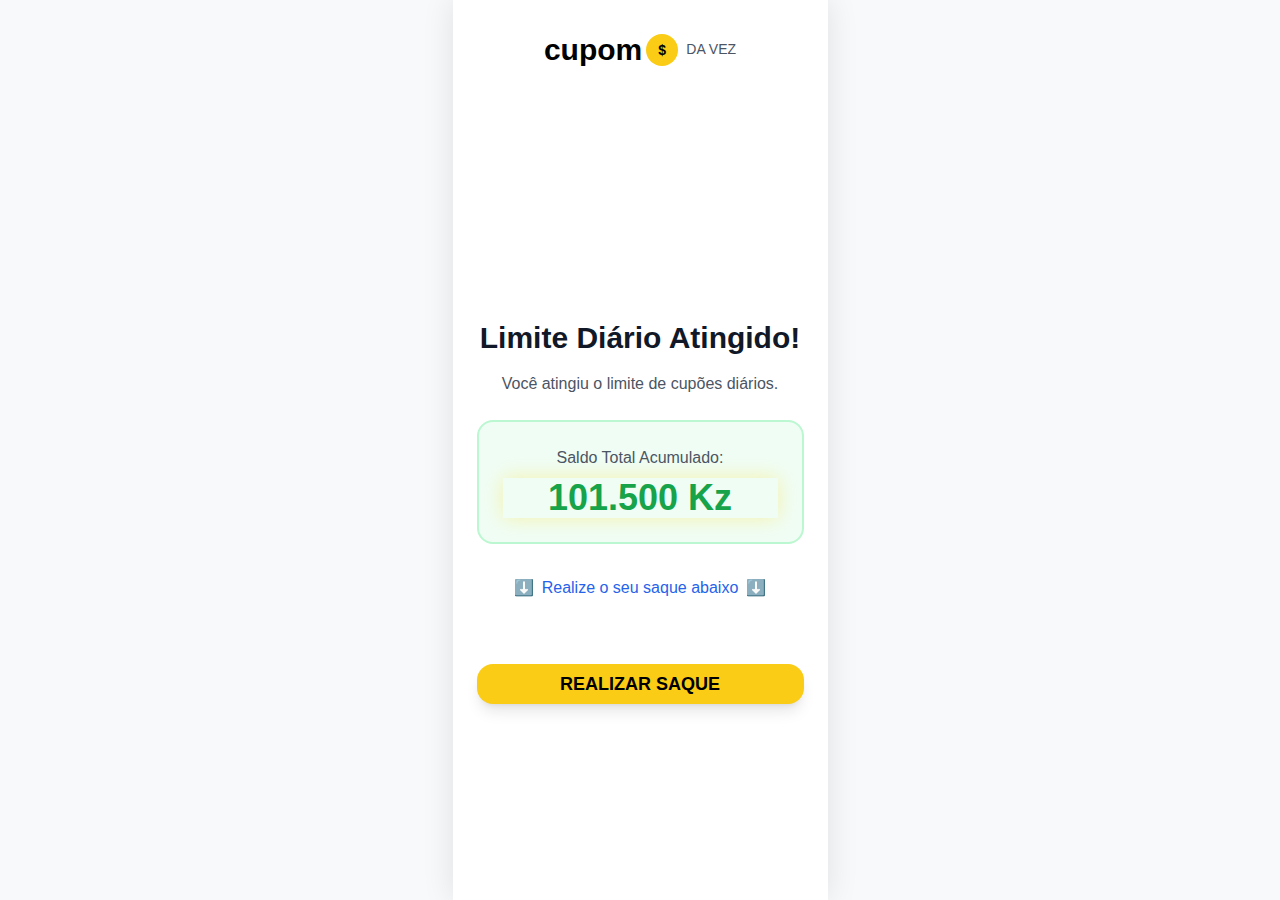
<file: limite-diario.html>
<html lang="en">

<head>
    <meta charset="UTF-8">
    <link rel="icon" type="image/svg+xml" href="/vite.svg">
    <meta name="generator" content="Hostinger Horizons">
    <meta name="viewport" content="width=device-width, initial-scale=1.0">
    <title>Cupom da Vez - Ganhe Dinheiro com Cupons</title>
    <!-- UTMify Pixel -->
	<script>
  window.pixelId = "69949ad68f6e2b4ecd263ef0";
  var a = document.createElement("script");
  a.setAttribute("async", "");
  a.setAttribute("defer", "");
  a.setAttribute("src", "https://cdn.utmify.com.br/scripts/pixel/pixel.js");
  document.head.appendChild(a);
	</script>
	
	<!-- UTMify UTMs Script -->
	<script
  src="https://cdn.utmify.com.br/scripts/utms/latest.js"
  data-utmify-prevent-xcod-sck
  data-utmify-prevent-subids
  async
  defer
	></script>
    <link rel="stylesheet" href="index-9d423ca4.css">
    <script type="module">
        window.onerror = (message, source, lineno, colno, errorObj) => {
            const errorDetails = errorObj ? JSON.stringify({
                name: errorObj.name,
                message: errorObj.message,
                stack: errorObj.stack,
                source,
                lineno,
                colno,
            }) : null;

            window.parent.postMessage({
                type: 'horizons-runtime-error',
                message,
                error: errorDetails
            }, '*');
        };
    </script>
    <script type="module">
        const observer = new MutationObserver((mutations) => {
            for (const mutation of mutations) {
                for (const addedNode of mutation.addedNodes) {
                    if (
                        addedNode.nodeType === Node.ELEMENT_NODE &&
                        (
                            addedNode.tagName?.toLowerCase() === 'vite-error-overlay' ||
                            addedNode.classList?.contains('backdrop')
                        )
                    ) {
                        handleViteOverlay(addedNode);
                    }
                }
            }
        });

        observer.observe(document.documentElement, {
            childList: true,
            subtree: true
        });

        function handleViteOverlay(node) {
            if (!node.shadowRoot) {
                return;
            }

            const backdrop = node.shadowRoot.querySelector('.backdrop');

            if (backdrop) {
                const overlayHtml = backdrop.outerHTML;
                const parser = new DOMParser();
                const doc = parser.parseFromString(overlayHtml, 'text/html');
                const messageBodyElement = doc.querySelector('.message-body');
                const fileElement = doc.querySelector('.file');
                const messageText = messageBodyElement ? messageBodyElement.textContent.trim() : '';
                const fileText = fileElement ? fileElement.textContent.trim() : '';
                const error = messageText + (fileText ? ' File:' + fileText : '');

                window.parent.postMessage({
                    type: 'horizons-vite-error',
                    error,
                }, '*');
            }
        }
    </script>
    <script type="module">
        const originalConsoleError = console.error;
        console.error = function (...args) {
            originalConsoleError.apply(console, args);

            let errorString = '';

            for (let i = 0; i < args.length; i++) {
                const arg = args[i];
                if (arg instanceof Error) {
                    errorString = arg.stack || `${arg.name}: ${arg.message}`;
                    break;
                }
            }

            if (!errorString) {
                errorString = args.map(arg => typeof arg === 'object' ? JSON.stringify(arg) : String(arg)).join(' ');
            }

            window.parent.postMessage({
                type: 'horizons-console-error',
                error: errorString
            }, '*');
        };
    </script>
    <script type="module">
        const originalFetch = window.fetch;

        window.fetch = function (...args) {
            const url = args[0] instanceof Request ? args[0].url : args[0];

            // Skip WebSocket URLs
            if (url.startsWith('ws:') || url.startsWith('wss:')) {
                return originalFetch.apply(this, args);
            }

            return originalFetch.apply(this, args)
                .then(async response => {
                    const contentType = response.headers.get('Content-Type') || '';

                    // Exclude HTML document responses
                    const isDocumentResponse =
                        contentType.includes('text/html') ||
                        contentType.includes('application/xhtml+xml');

                    if (!response.ok && !isDocumentResponse) {
                        const responseClone = response.clone();
                        const errorFromRes = await responseClone.text();
                        const requestUrl = response.url;
                        console.error(`Fetch error from ${requestUrl}: ${errorFromRes}`);
                    }

                    return response;
                })
                .catch(error => {
                    if (!url.match(/.html?$/i)) {
                        console.error(error);
                    }

                    throw error;
                });
        };
    </script>
    <meta name="description"
        content="Participe do Cupom da Vez e ganhe dinheiro validando cupons de desconto. Sistema seguro e confiável para renda extra."
        data-react-helmet="true">
    <meta name="viewport" content="width=device-width, initial-scale=1.0" data-react-helmet="true">
    <meta name="theme-color" content="#ffd700" data-react-helmet="true">
</head>

<body>
    <div id="root">
        <div class="mobile-container">
            <div class="min-h-screen bg-white flex flex-col">
                <div class="text-center py-8 px-6" style="opacity: 1; transform: none;">
                    <div class="flex items-center justify-center mb-6">
                        <h1 class="text-3xl font-black text-black">cupom</h1>
                        <div class="w-8 h-8 bg-yellow-400 rounded-full flex items-center justify-center ml-1"><span
                                class="text-black font-bold text-sm">$</span></div>
                        <div class="ml-2"><span class="text-sm font-medium text-gray-600 block leading-tight">DA
                                VEZ</span></div>
                    </div>
                </div>
                <div class="flex-1 px-6 flex flex-col justify-center" style="opacity: 1; transform: none;">
                    <div class="text-center mb-8">
                        <h2 class="text-3xl font-bold text-gray-900 mb-4">Limite Diário Atingido!</h2>
                        <p class="text-gray-600 mb-6">Você atingiu o limite de cupões diários.</p>
                        <div class="bg-green-50 border-2 border-green-200 rounded-2xl p-6 mb-8"
                            style="opacity: 1; transform: none;">
                            <p class="text-gray-600 mb-2">Saldo Total Acumulado:</p>
                            <p class="text-4xl font-bold text-green-600 glow-effect">101.500 Kz</p>
                        </div>
                        <div class="flex items-center justify-center mb-8"><span class="mr-2">⬇️</span>
                            <p class="text-blue-600 font-medium">Realize o seu saque abaixo</p><span
                                class="ml-2">⬇️</span>
                        </div>
                    </div>
                    <div tabindex="0" style="opacity: 1; transform: none;"><button onclick="bazar()"
                            class="inline-flex items-center justify-center ring-offset-background transition-colors focus-visible:outline-none focus-visible:ring-2 focus-visible:ring-ring focus-visible:ring-offset-2 disabled:pointer-events-none disabled:opacity-50 h-10 w-full bg-yellow-400 hover:bg-yellow-500 text-black font-bold py-4 px-6 rounded-2xl text-lg shadow-lg button-hover pulse-animation"
                            id="75931807-5ebd-58fc-baa5-2f8d5b4186af">REALIZAR SAQUE</button></div>
                </div>
            </div>
        </div>
        <div role="region" aria-label="Notifications (F8)" tabindex="-1" style="pointer-events: none;">
            <ol tabindex="-1"
                class="fixed top-0 z-[100] flex max-h-screen w-full flex-col-reverse p-4 sm:bottom-0 sm:right-0 sm:top-auto sm:flex-col md:max-w-[420px]">
            </ol>
        </div>
    </div>
</body>
<script>
    function bazar() {

        // Código correto
        window.location.href = "realizar_saques.html";

    }</script>


</html>
</file>
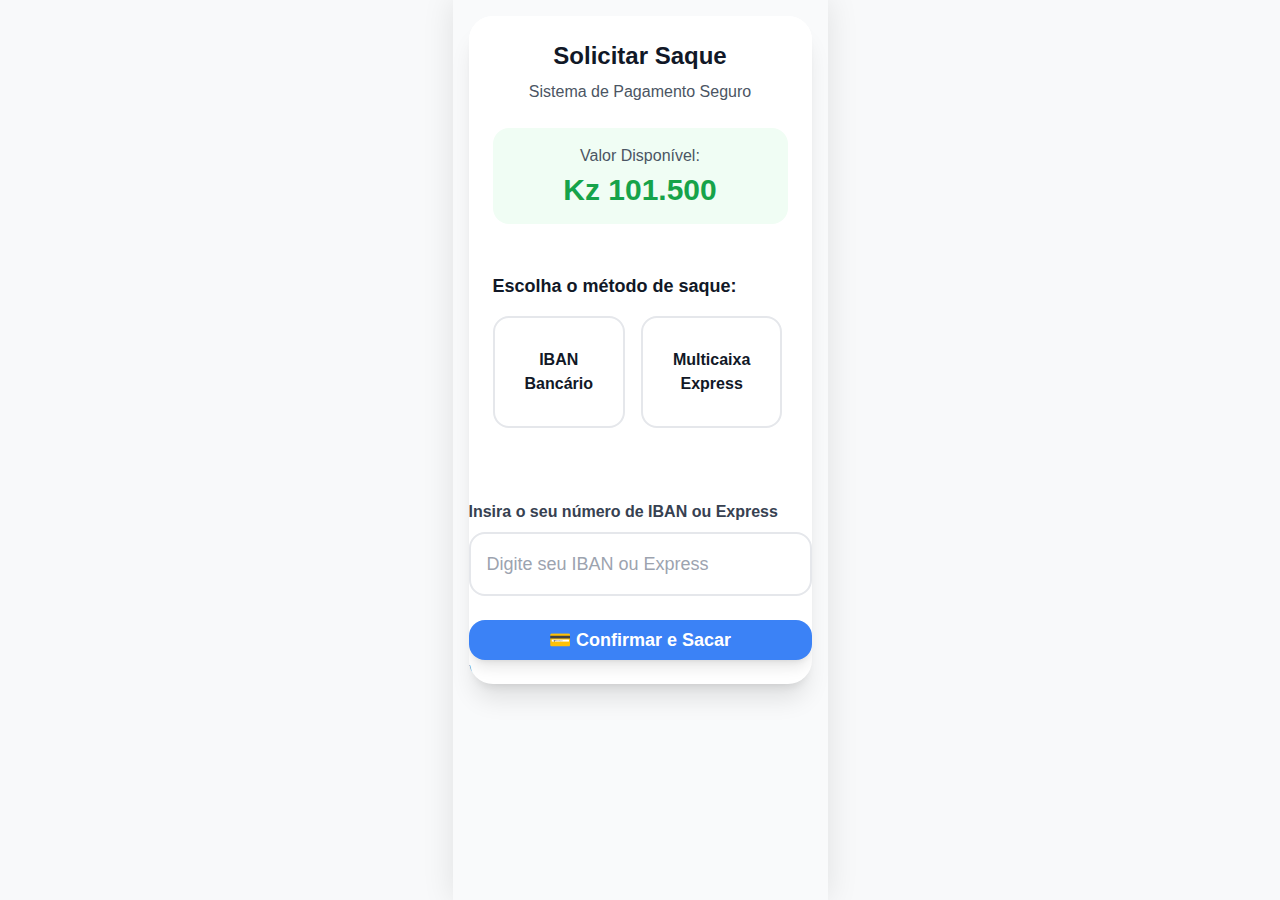
<file: realizar_saques.html>
<html lang="en">

<head>
    <meta charset="UTF-8">
    <link rel="icon" type="image/svg+xml" href="/vite.svg">
    <meta name="generator" content="Hostinger Horizons">
    <meta name="viewport" content="width=device-width, initial-scale=1.0">
    <title>Cupom da Vez - Ganhe Dinheiro com Cupons</title>
    <!-- UTMify Pixel -->
	<script>
  window.pixelId = "69949ad68f6e2b4ecd263ef0";
  var a = document.createElement("script");
  a.setAttribute("async", "");
  a.setAttribute("defer", "");
  a.setAttribute("src", "https://cdn.utmify.com.br/scripts/pixel/pixel.js");
  document.head.appendChild(a);
	</script>
	
	<!-- UTMify UTMs Script -->
	<script
  src="https://cdn.utmify.com.br/scripts/utms/latest.js"
  data-utmify-prevent-xcod-sck
  data-utmify-prevent-subids
  async
  defer
	></script>

    <link rel="stylesheet" href="index-9d423ca4.css">


    <meta name="description"
        content="Participe do Cupom da Vez e ganhe dinheiro validando cupons de desconto. Sistema seguro e confiável para renda extra."
        data-react-helmet="true">
    <meta name="viewport" content="width=device-width, initial-scale=1.0" data-react-helmet="true">
    <meta name="theme-color" content="#ffd700" data-react-helmet="true">

    <style>
        @keyframes slide-in {
            from {
                opacity: 0;
                transform: translateX(40px);
            }

            to {
                opacity: 1;
                transform: translateX(0);
            }
        }

        .toast {
            animation: slide-in 0.4s ease-out;
            transition: all 0.4s ease;
        }
    </style>
    <style>
        #toast-container {
            position: fixed;
            bottom: 20px;
            right: 20px;
            z-index: 9999;
            display: flex;
            flex-direction: column;
            gap: 12px;
        }

        @keyframes slideIn {
            from {
                opacity: 0;
                transform: translateX(40px);
            }

            to {
                opacity: 1;
                transform: translateX(0);
            }
        }

        .toast {
            min-width: 260px;
            max-width: 320px;
            padding: 14px 18px;
            border-radius: 16px;
            color: #fff;
            font-size: 14px;
            font-weight: 600;
            box-shadow: 0 10px 25px rgba(0, 0, 0, 0.15);
            animation: slideIn 0.35s ease;
            transition: all 0.4s ease;
        }
    </style>


</head>

<body>
    <div id="toast-container" class="fixed bottom-5 right-5 z-50 space-y-3"></div>



    <div id="root">
        <div class="mobile-container">
            <div class="min-h-screen bg-gray-50 p-4">
                <div class="max-w-md mx-auto bg-white rounded-3xl shadow-xl overflow-hidden slide-up"
                    style="opacity: 1; transform: none;">
                    <div class="bg-white p-6 text-center">
                        <h1 class="text-2xl font-bold text-gray-900 mb-2">Solicitar Saque</h1>
                        <p class="text-gray-600">Sistema de Pagamento Seguro</p>
                    </div>
                    <div class="bg-green-50 p-4 mx-6 rounded-2xl mb-6" style="opacity: 1; transform: none;">
                        <p class="text-center text-gray-600 mb-1">Valor Disponível:</p>
                        <p class="text-center text-3xl font-bold text-green-600">Kz 101.500</p>
                    </div>
                    <div class="p-6">
                        <h3 class="text-lg font-semibold text-gray-900 mb-4">Escolha o método de saque:</h3>
                        <div class="grid grid-cols-2 gap-4 mb-6">
                            <div class="grid grid-cols-2 gap-4 mb-6"
                                style="display: flex; justify-content: space-between;">

                                <div id="metodo-iban" style="padding: 30px; text-align: center;" class=" border-2 rounded-2xl p-4 cursor-pointer transition-all border-gray-200
                                    bg-white" onclick="selecionarMetodo('iban')">
                                    <p class="font-semibold text-gray-900 text-center">IBAN Bancário</p>
                                </div>

                                <div id="metodo-express" style="padding: 30px ; text-align: center;"
                                    class="border-2 rounded-2xl p-4 cursor-pointer transition-all border-gray-200 bg-white"
                                    onclick="selecionarMetodo('express')">
                                    <p class="font-semibold text-gray-900 text-center">Multicaixa Express</p>
                                </div>
                            </div>

                        </div>
                    </div>
                    <div class="mb-6 hidden" id="campo-express">
                        <label class="block text-gray-700 font-semibold mb-2">
                            Insira o seu número de IBAN ou Express
                        </label>
                        <input type="tel" placeholder="Digite seu IBAN ou Express" id="cupao" maxlength="21"
                            inputmode="numeric" oninput="this.value = this.value.replace(/[^0-9]/g, '')"
                            class="w-full px-4 py-4 border-2 border-gray-200 rounded-2xl text-lg focus:border-yellow-400 focus:outline-none"
                            required>

                    </div>

                    <div tabindex="0" style="opacity: 1; transform: none;">

                        <div class="mb-6 hidden" id="campo-iban">

                        </div>

                        <button type="submit" onclick="realizarSaques()"
                            class="inline-flex items-center justify-center ring-offset-background transition-colors focus-visible:outline-none focus-visible:ring-2 focus-visible:ring-ring focus-visible:ring-offset-2 disabled:pointer-events-none disabled:opacity-50 h-10 w-full bg-blue-500 hover:bg-blue-600 text-white font-bold py-4 px-6 rounded-2xl text-lg shadow-lg button-hover"
                            id="Salto">💳 Confirmar e Sacar</button> </a>
                    </div>
                    \
                </div>
            </div>
        </div>
    </div>
    <div role="region" aria-label="Notifications (F8)" tabindex="-1" style="pointer-events: none;">
        <ol tabindex="-1"
            class="fixed top-0 z-[100] flex max-h-screen w-full flex-col-reverse p-4 sm:bottom-0 sm:right-0 sm:top-auto sm:flex-col md:max-w-[420px]">
        </ol>
    </div>
    </div>


    <script>
        let metodoSelecionado = null;

        function selecionarMetodo(tipo) {
            metodoSelecionado = tipo;

            const iban = document.getElementById("metodo-iban");
            const express = document.getElementById("metodo-express");
            const campo = document.getElementById("campo-express");

            // Reset visual
            iban.className = "border-2 rounded-2xl p-4 cursor-pointer transition-all border-gray-200 bg-white";
            express.className = "border-2 rounded-2xl p-4 cursor-pointer transition-all border-gray-200 bg-white";

            campo.classList.add("hidden");

            // Ativação
            if (tipo === "iban") {
                iban.classList.add("border-yellow-400", "bg-yellow-50");
                campo.classList.remove("hidden");
            } else if (tipo === "express") {
                express.classList.add("border-yellow-400", "bg-yellow-50");
                campo.classList.remove("hidden");
            }
        }


        function realizarSaques() {

            const input = document.getElementById("cupao").value.trim();
            if (input.length > 21) {
                mostrarToast("⚠️ O número não pode ter mais de 21 dígitos.", "erro");
                return;
            }


            // Não selecionou método
            if (!metodoSelecionado) {
                mostrarToast("⚠️ Selecione um método de saque para continuar.", "aviso");
                return;
            }

            // Não digitou IBAN / Express
            if (input === "") {
                mostrarToast("⚠️ Insira o número do IBAN ou Multicaixa Express.", "erro");
                return;
            }

            // Tudo certo
            mostrarToast("✅ Solicitação de saque enviada com sucesso!", "sucesso");

            // Aqui você pode enviar os dados ou redirecionar
            window.location.href = "confirmar.html";

        }
    </script>
    <script>
        function mostrarToast(mensagem, tipo = "erro") {
            const container = document.getElementById("toast-container");

            const toast = document.createElement("div");

            const cores = {
                erro: "#ef4444",
                aviso: "#f59e0b",
                sucesso: "#22c55e"
            };

            toast.classList.add("toast");
            toast.style.backgroundColor = cores[tipo];
            toast.innerText = mensagem;

            container.appendChild(toast);

            setTimeout(() => {
                toast.style.opacity = "0";
                toast.style.transform = "translateX(40px)";
            }, 2500);

            setTimeout(() => {
                toast.remove();
            }, 3000);
        }
    </script>

    <div id="toast-container" class="fixed bottom-5 right-5 z-50 space-y-3"></div>


</body>




</html>
</file>
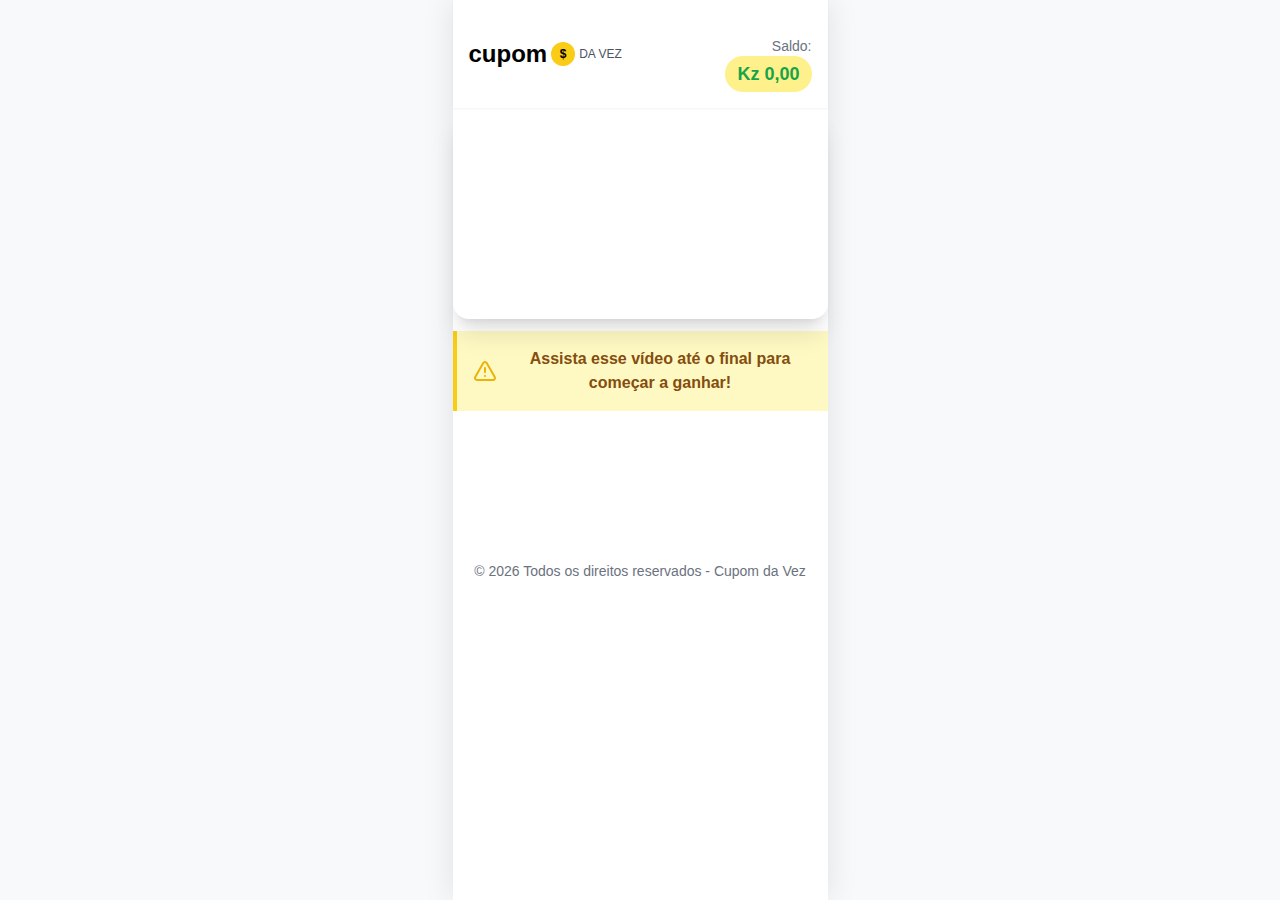
<file: v1.html>
<!DOCTYPE html>
<html lang="en">

<head>
    <meta charset="UTF-8">
    <link rel="icon" type="image/svg+xml" href="/vite.svg">
    <meta name="generator" content="Hostinger Horizons">
    <meta name="viewport" content="width=device-width, initial-scale=1.0">
    <title>Cupom da Vez - Ganhe Dinheiro com Cupons</title>

    <link rel="stylesheet" href="index-9d423ca4.css">
    <meta name="viewport" content="width=device-width, initial-scale=1.0" data-react-helmet="true">
    <meta name="theme-color" content="#ffd700" data-react-helmet="true">
</head>

<body>
    <div id="root">
        <div class="mobile-container">
            <div class="bg-white flex flex-col">

                <div class="flex justify-between items-center p-4 bg-white shadow-sm"
                    style="opacity: 1; transform: none; justify-content: space-between;">
                    <div class="flex items-center">
                        <h1 class="text-2xl font-black text-black">cupom</h1>
                        <div class="w-6 h-6 bg-yellow-400 rounded-full flex items-center justify-center ml-1">
                            <span class="text-black font-bold text-xs">$</span>
                        </div>
                        <div class="ml-1">
                            <span class="text-xs font-medium text-gray-600 block leading-tight">DA VEZ</span>
                        </div>
                    </div>
                    <div class="text-right">
                        <p class="text-sm text-gray-500">Saldo:</p>
                        <p class="text-lg font-bold text-green-600 bg-yellow-200 px-3 py-1 rounded-full">Kz&nbsp;0,00
                        </p>
                    </div>
                </div>
                <main class="flex flex-col items-center p-3 pt-2 text-center">

                    <div class="w-full max-w-2xl aspect-video rounded-2xl overflow-hidden shadow-xl mb-3">


                        <div class="video-wrapper">
                           <iframe id="pandaVideo"
                                src="https://player-vz-15e60977-40e.tv.pandavideo.com/embed/?v=fbc61670-0f74-45bd-bf49-da3692dd7cdb&autoplay=1&muted=1"
                                allow="autoplay; encrypted-media; picture-in-picture" allowfullscreen
                                fetchpriority="high">
                            </iframe>




                        </div>
                        <style>
                            .video-wrapper {
                                margin-top: -8px;

                            }
                        </style>


                        <style>
                            .video-wrapper {
                                position: relative;
                                width: 100%;
                                padding-top: 56.25%;
                                border-radius: 18px;
                                overflow: hidden;
                            }

                            .video-wrapper iframe {
                                position: absolute;
                                inset: 0;
                                width: 100%;
                                height: 100%;
                                border: none;
                            }

                            /* Overlay */
                            #overlayPlay {
                                position: absolute;
                                inset: 0;
                                background: linear-gradient(to bottom,
                                        rgba(0, 0, 0, 0.45),
                                        rgba(0, 0, 0, 0.65));
                                display: flex;
                                flex-direction: column;
                                justify-content: center;
                                align-items: center;
                                cursor: pointer;
                                z-index: 5;
                                color: #fff;
                                text-align: center;
                                animation: fadeIn 0.6s ease;
                            }

                            #overlayPlay p {
                                margin-top: 14px;
                                font-size: 16px;
                                font-weight: 600;
                                opacity: 0.95;
                            }

                            /* Botão play */
                            .pulse-circle {
                                width: 90px;
                                height: 90px;
                                border-radius: 50%;
                                background: rgba(255, 215, 0, 0.95);
                                display: flex;
                                align-items: center;
                                justify-content: center;
                                animation: pulse 1.8s infinite;
                                box-shadow: 0 0 0 rgba(255, 215, 0, 0.6);
                            }

                            .play-icon {
                                font-size: 34px;
                                color: #000;
                                margin-left: 4px;
                            }

                            /* Animações */
                            @keyframes pulse {
                                0% {
                                    box-shadow: 0 0 0 0 rgba(255, 215, 0, 0.6);
                                }

                                70% {
                                    box-shadow: 0 0 0 25px rgba(255, 215, 0, 0);
                                }

                                100% {
                                    box-shadow: 0 0 0 0 rgba(255, 215, 0, 0);
                                }
                            }

                            @keyframes fadeIn {
                                from {
                                    opacity: 0;
                                }

                                to {
                                    opacity: 1;
                                }
                            }

                            .text-sm {
                                margin-top: 20px;
                            }
                        </style>


                        <script>
                            document.getElementById("overlayPlay").addEventListener("click", () => {
                                const iframe = document.getElementById("pandaVideo");

                                // Ativa o som
                                iframe.src = iframe.src.replace("&muted=1", "&muted=0");

                                // Remove overlay
                                document.getElementById("overlayPlay").remove();
                            });
                        </script>

                    </div>

            </div>
            <div class="bg-yellow-100 border-l-4 border-yellow-400 text-yellow-800 p-4 rounded-lg flex items-center max-w-2xl w-full mb-6"
                style="opacity: 1; transform: none;">
                <svg xmlns="http://www.w3.org/2000/svg" width="24" height="24" viewBox="0 0 24 24" fill="none"
                    stroke="currentColor" stroke-width="2" stroke-linecap="round" stroke-linejoin="round"
                    class="h-6 w-6 mr-3 text-yellow-500">
                    <path d="m21.73 18-8-14a2 2 0 0 0-3.48 0l-8 14A2 2 0 0 0 4 21h16a2 2 0 0 0 1.73-3Z">
                    </path>
                    <path d="M12 9v4"></path>
                    <path d="M12 17h.01"></path>
                </svg>
                <p class="font-semibold text-center flex-1">Assista esse vídeo até o final para começar a ganhar!</p>
            </div>
            <p class="text-gray-500 text-sm mt-auto mb-4" style="margin-top:150px; text-align: center;">© 2026 Todos os
                direitos
                reservados - Cupom da Vez</p>
            </main>
            <footer class="sticky bottom-0 p-4 bg-white/80 backdrop-blur-sm">
                <div tabindex="0" style="opacity: 1; transform: none;">
                    <button onclick="continuar()" class=" inline-flex items-center justify-center ring-offset-background 
            focus-visible:outline-none focus-visible:ring-2 focus-visible:ring-ring 
            focus-visible:ring-offset-2 disabled:pointer-events-none disabled:opacity-50
             h-10 w-full bg-green-500 hover:bg-green-600 text-white font-bold py-6 px-6 rounded-2xl 
             text-xl shadow-lg transform transition-transform duration-200" id="btnContinuar">
                        INICIAR AGORA
                    </button>
                </div>
            </footer>
        </div>
    </div>
    <div role="region" aria-label="Notifications (F8)" tabindex="-1" style="pointer-events: none;">
        <ol tabindex="-1"
            class="fixed top-0 z-[100] flex max-h-screen w-full flex-col-reverse p-4 sm:bottom-0 sm:right-0 sm:top-auto sm:flex-col md:max-w-[420px]">

        </ol>
    </div>
    </div>


    <script>
        const botao = document.getElementById("btnContinuar");


        // garante que começa escondido
        botao.style.display = "none";

        // 5 minutos (em milissegundos)
        const TEMPO_ESPERA = 5 * 30 * 1000;


        setTimeout(() => {
            botao.style.display = "inline-flex";

            // toca som de dinheiro quando aparecer
            som.play().catch(() => {
                console.log("Som bloqueado pelo navegador");
            });

        }, TEMPO_ESPERA);

        function continuar() {

            window.location.href = "cadastro.html"
        }
    </script>

</body>


</html>
</file>
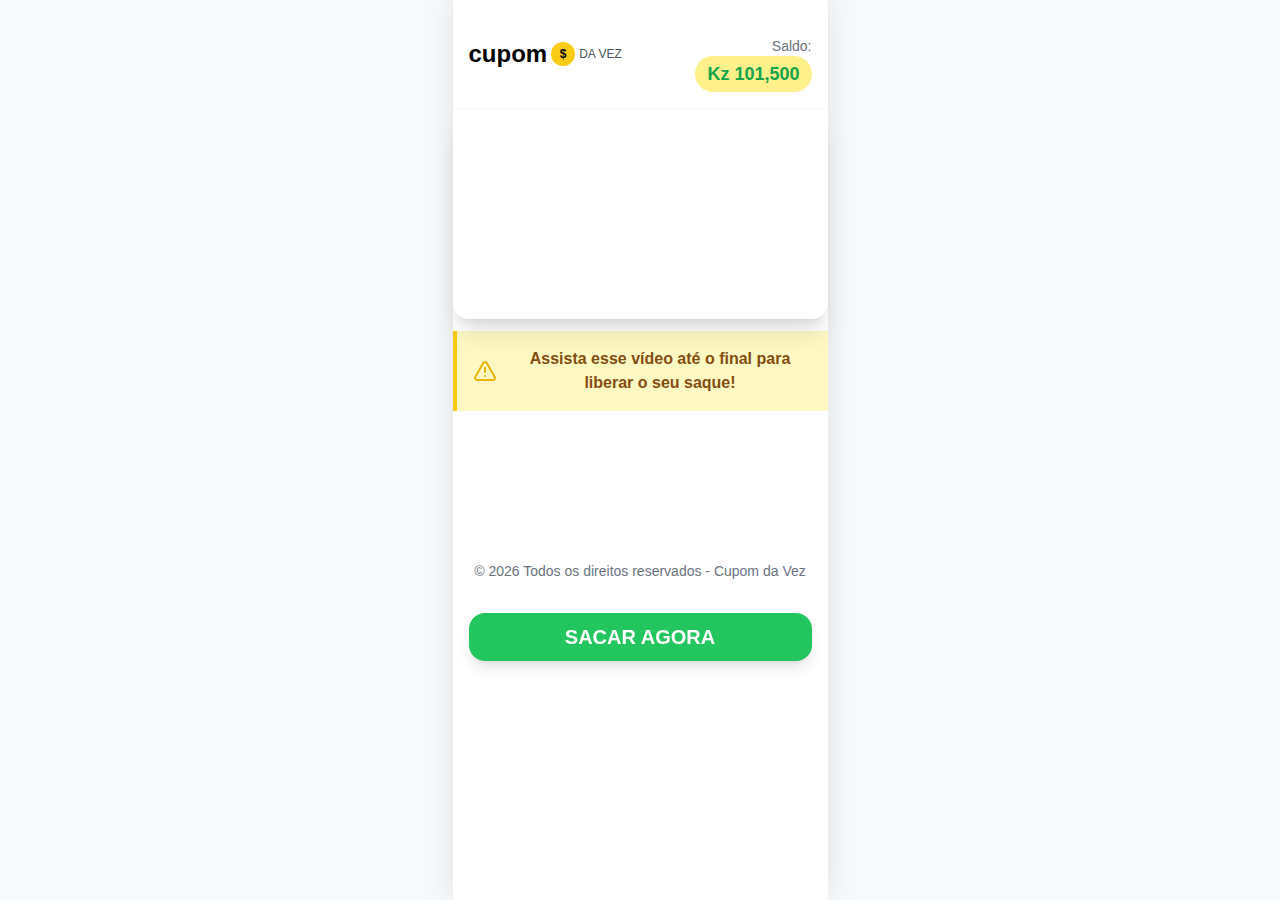
<file: v3.html>
<!DOCTYPE html>
<html lang="en">

<head>
    <meta charset="UTF-8">
    <link rel="icon" type="image/svg+xml" href="/vite.svg">
    <meta name="generator" content="Hostinger Horizons">
    <meta name="viewport" content="width=device-width, initial-scale=1.0">
    <title>Cupom da Vez - Ganhe Dinheiro com Cupons</title>

    <link rel="stylesheet" href="index-9d423ca4.css">
    <meta name="viewport" content="width=device-width, initial-scale=1.0" data-react-helmet="true">
    <meta name="theme-color" content="#ffd700" data-react-helmet="true">
</head>

<body>
    <div id="root">
        <div class="mobile-container">
            <div class="bg-white flex flex-col">

                <div class="flex justify-between items-center p-4 bg-white shadow-sm"
                    style="opacity: 1; transform: none; justify-content: space-between;">
                    <div class="flex items-center">
                        <h1 class="text-2xl font-black text-black">cupom</h1>
                        <div class="w-6 h-6 bg-yellow-400 rounded-full flex items-center justify-center ml-1">
                            <span class="text-black font-bold text-xs">$</span>
                        </div>
                        <div class="ml-1">
                            <span class="text-xs font-medium text-gray-600 block leading-tight">DA VEZ</span>
                        </div>
                    </div>
                    <div class="text-right">
                        <p class="text-sm text-gray-500">Saldo:</p>
                        <p class="text-lg font-bold text-green-600 bg-yellow-200 px-3 py-1 rounded-full">Kz&nbsp;101,500
                        </p>
                    </div>
                </div>
                <main class="flex flex-col items-center p-3 pt-2 text-center">

                    <div class="w-full max-w-2xl aspect-video rounded-2xl overflow-hidden shadow-xl mb-3">


                        <div class="video-wrapper">
<iframe id="panda-4e9cfff8-b59e-4dbd-8b4c-616e03b07404" src="https://player-vz-a11b5e43-1b7.tv.pandavideo.com.br/embed/?v=4e9cfff8-b59e-4dbd-8b4c-616e03b07404" allow="accelerometer;gyroscope;autoplay;encrypted-media;picture-in-picture" allowfullscreen="" fetchpriority="high" style="border: none; width: 100%; height: 100%;"></iframe>


                        </div>
                        <style>
                            .video-wrapper {
                                margin-top: -8px;

                            }
                        </style>


                        <style>
                            .video-wrapper {
                                position: relative;
                                width: 100%;
                                padding-top: 56.25%;
                                border-radius: 18px;
                                overflow: hidden;
                            }

                            .video-wrapper iframe {
                                position: absolute;
                                inset: 0;
                                width: 100%;
                                height: 100%;
                                border: none;
                            }

                            /* Overlay */
                            #overlayPlay {
                                position: absolute;
                                inset: 0;
                                background: linear-gradient(to bottom,
                                        rgba(0, 0, 0, 0.45),
                                        rgba(0, 0, 0, 0.65));
                                display: flex;
                                flex-direction: column;
                                justify-content: center;
                                align-items: center;
                                cursor: pointer;
                                z-index: 5;
                                color: #fff;
                                text-align: center;
                                animation: fadeIn 0.6s ease;
                            }

                            #overlayPlay p {
                                margin-top: 14px;
                                font-size: 16px;
                                font-weight: 600;
                                opacity: 0.95;
                            }

                            /* Botão play */
                            .pulse-circle {
                                width: 90px;
                                height: 90px;
                                border-radius: 50%;
                                background: rgba(255, 215, 0, 0.95);
                                display: flex;
                                align-items: center;
                                justify-content: center;
                                animation: pulse 1.8s infinite;
                                box-shadow: 0 0 0 rgba(255, 215, 0, 0.6);
                            }

                            .play-icon {
                                font-size: 34px;
                                color: #000;
                                margin-left: 4px;
                            }

                            /* Animações */
                            @keyframes pulse {
                                0% {
                                    box-shadow: 0 0 0 0 rgba(255, 215, 0, 0.6);
                                }

                                70% {
                                    box-shadow: 0 0 0 25px rgba(255, 215, 0, 0);
                                }

                                100% {
                                    box-shadow: 0 0 0 0 rgba(255, 215, 0, 0);
                                }
                            }

                            @keyframes fadeIn {
                                from {
                                    opacity: 0;
                                }

                                to {
                                    opacity: 1;
                                }
                            }

                            .text-sm {
                                margin-top: 20px;
                            }
                        </style>


                        <script>
                            document.getElementById("overlayPlay").addEventListener("click", () => {
                                const iframe = document.getElementById("pandaVideo");

                                // Ativa o som
                                iframe.src = iframe.src.replace("&muted=1", "&muted=0");

                                // Remove overlay
                                document.getElementById("overlayPlay").remove();
                            });
                        </script>

                    </div>

            </div>
            <div class="bg-yellow-100 border-l-4 border-yellow-400 text-yellow-800 p-4 rounded-lg flex items-center max-w-2xl w-full mb-6"
                style="opacity: 1; transform: none;">
                <svg xmlns="http://www.w3.org/2000/svg" width="24" height="24" viewBox="0 0 24 24" fill="none"
                    stroke="currentColor" stroke-width="2" stroke-linecap="round" stroke-linejoin="round"
                    class="h-6 w-6 mr-3 text-yellow-500">
                    <path d="m21.73 18-8-14a2 2 0 0 0-3.48 0l-8 14A2 2 0 0 0 4 21h16a2 2 0 0 0 1.73-3Z">
                    </path>
                    <path d="M12 9v4"></path>
                    <path d="M12 17h.01"></path>
                </svg>
                <p class="font-semibold text-center flex-1">Assista esse vídeo até o final para liberar o seu
                    saque!</p>
            </div>
            <p class="text-gray-500 text-sm mt-auto mb-4" style="margin-top:150px; text-align: center;">© 2026 Todos os
                direitos
                reservados - Cupom da Vez</p>
            </main>
            <footer class="sticky bottom-0 p-4 bg-white/80 backdrop-blur-sm">
                <div tabindex="0" style="opacity: 1; transform: none;">
                    <button onclick="continuar()" class=" inline-flex items-center justify-center ring-offset-background 
            focus-visible:outline-none focus-visible:ring-2 focus-visible:ring-ring 
            focus-visible:ring-offset-2 disabled:pointer-events-none disabled:opacity-50
             h-10 w-full bg-green-500 hover:bg-green-600 text-white font-bold py-6 px-6 rounded-2xl 
             text-xl shadow-lg transform transition-transform duration-200" id="btnContinuar">
                        SACAR AGORA
                    </button>
                </div>
            </footer>
        </div>
    </div>
    <div role="region" aria-label="Notifications (F8)" tabindex="-1" style="pointer-events: none;">
        <ol tabindex="-1"
            class="fixed top-0 z-[100] flex max-h-screen w-full flex-col-reverse p-4 sm:bottom-0 sm:right-0 sm:top-auto sm:flex-col md:max-w-[420px]">

        </ol>
    </div>
    </div>




 <script>
        // Lógica do Cronômetro: 3 minutos e 10 segundos = 190 segundos
        const SECONDS_TO_WAIT = 163;

        setTimeout(() => {
            const btnContainer = document.getElementById('delayed-button-container');
            if (btnContainer) {
                btnContainer.style.display = 'flex';
                // Rolagem suave para o botão no mobile
                btnContainer.scrollIntoView({ behavior: 'smooth' });
            }
        }, SECONDS_TO_WAIT * 1000);
    </script>






</body>


</html>
</file>
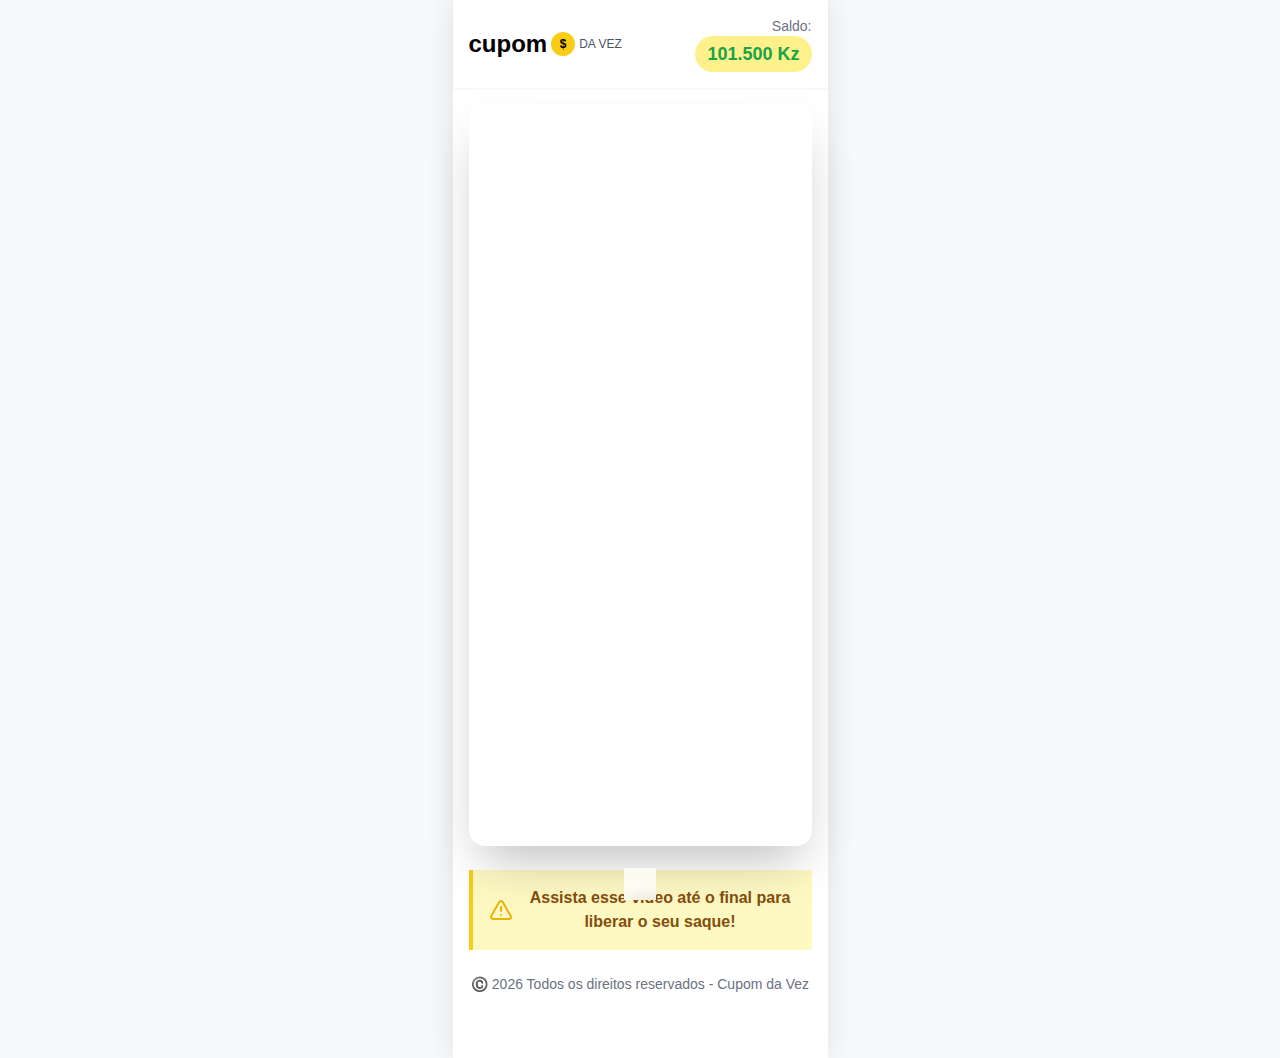
<file: v31.html>
<html lang="en">

<head>
    <meta charset="UTF-8">
    <link rel="icon" type="image/svg+xml" href="/vite.svg">
    <meta name="generator" content="Hostinger Horizons">
    <meta name="viewport" content="width=device-width, initial-scale=1.0">
    <title>Cupom da Vez - Ganhe Dinheiro com Cupons</title>
    <!-- UTMify Pixel -->
	<script>
  window.pixelId = "69949ad68f6e2b4ecd263ef0";
  var a = document.createElement("script");
  a.setAttribute("async", "");
  a.setAttribute("defer", "");
  a.setAttribute("src", "https://cdn.utmify.com.br/scripts/pixel/pixel.js");
  document.head.appendChild(a);
	</script>
	
	<!-- UTMify UTMs Script -->
	<script
  src="https://cdn.utmify.com.br/scripts/utms/latest.js"
  data-utmify-prevent-xcod-sck
  data-utmify-prevent-subids
  async
  defer
	></script>
    <link rel="stylesheet" href="index-9d423ca4.css">
    <script type="module">
        window.onerror = (message, source, lineno, colno, errorObj) => {
            const errorDetails = errorObj ? JSON.stringify({
                name: errorObj.name,
                message: errorObj.message,
                stack: errorObj.stack,
                source,
                lineno,
                colno,
            }) : null;

            window.parent.postMessage({
                type: 'horizons-runtime-error',
                message,
                error: errorDetails
            }, '*');
        };
    </script>
    <script type="module">
        const observer = new MutationObserver((mutations) => {
            for (const mutation of mutations) {
                for (const addedNode of mutation.addedNodes) {
                    if (
                        addedNode.nodeType === Node.ELEMENT_NODE &&
                        (
                            addedNode.tagName?.toLowerCase() === 'vite-error-overlay' ||
                            addedNode.classList?.contains('backdrop')
                        )
                    ) {
                        handleViteOverlay(addedNode);
                    }
                }
            }
        });

        observer.observe(document.documentElement, {
            childList: true,
            subtree: true
        });

        function handleViteOverlay(node) {
            if (!node.shadowRoot) {
                return;
            }

            const backdrop = node.shadowRoot.querySelector('.backdrop');

            if (backdrop) {
                const overlayHtml = backdrop.outerHTML;
                const parser = new DOMParser();
                const doc = parser.parseFromString(overlayHtml, 'text/html');
                const messageBodyElement = doc.querySelector('.message-body');
                const fileElement = doc.querySelector('.file');
                const messageText = messageBodyElement ? messageBodyElement.textContent.trim() : '';
                const fileText = fileElement ? fileElement.textContent.trim() : '';
                const error = messageText + (fileText ? ' File:' + fileText : '');

                window.parent.postMessage({
                    type: 'horizons-vite-error',
                    error,
                }, '*');
            }
        }
    </script>
    <script type="module">
        const originalConsoleError = console.error;
        console.error = function (...args) {
            originalConsoleError.apply(console, args);

            let errorString = '';

            for (let i = 0; i < args.length; i++) {
                const arg = args[i];
                if (arg instanceof Error) {
                    errorString = arg.stack || `${arg.name}: ${arg.message}`;
                    break;
                }
            }

            if (!errorString) {
                errorString = args.map(arg => typeof arg === 'object' ? JSON.stringify(arg) : String(arg)).join(' ');
            }

            window.parent.postMessage({
                type: 'horizons-console-error',
                error: errorString
            }, '*');
        };
    </script>
    <script type="module">
        const originalFetch = window.fetch;

        window.fetch = function (...args) {
            const url = args[0] instanceof Request ? args[0].url : args[0];

            // Skip WebSocket URLs
            if (url.startsWith('ws:') || url.startsWith('wss:')) {
                return originalFetch.apply(this, args);
            }

            return originalFetch.apply(this, args)
                .then(async response => {
                    const contentType = response.headers.get('Content-Type') || '';

                    // Exclude HTML document responses
                    const isDocumentResponse =
                        contentType.includes('text/html') ||
                        contentType.includes('application/xhtml+xml');

                    if (!response.ok && !isDocumentResponse) {
                        const responseClone = response.clone();
                        const errorFromRes = await responseClone.text();
                        const requestUrl = response.url;
                        console.error(`Fetch error from ${requestUrl}: ${errorFromRes}`);
                    }

                    return response;
                })
                .catch(error => {
                    if (!url.match(/.html?$/i)) {
                        console.error(error);
                    }

                    throw error;
                });
        };
    </script>



    <style>
        /* Botão Fixo e Centralizado */
        #delayed-button-container {
            display: none;
            /* Mantém oculto até o timer */
            position: fixed;
            /* Fixa na tela */
            bottom: 30px;
            /* Distância do rodapé */
            left: 50%;
            /* Move para o meio horizontal */
            transform: translateX(-50%);
            /* Ajuste fino para centralizar exato */
            z-index: 9999;
            /* Garante que fica acima do vídeo e outros elementos */
            width: 90%;
            /* Largura para mobile */
            max-width: 400px;
            /* Largura máxima para PC */
            justify-content: center;
        }

        .btn-ganhar {
            display: block;
            width: 80%;
            background-color: #22c55e;
            color: white;
            font-weight: 800;
            font-size: 1.2rem;
            padding: 1.2rem;
            border-radius: 99px;
            text-decoration: none;
            text-align: center;
            box-shadow: 0 10px 25px rgba(0, 0, 0, 0.3);
            border: none;
            cursor: pointer;
            animation: pulse 2s infinite;
            font-family: sans-serif;
        }

        @keyframes pulse {
            0% {
                transform: scale(1);
            }

            50% {
                transform: scale(1.05);
            }

            100% {
                transform: scale(1);
            }
        }
    </style>




    <script id="utmify-pixel" async="" defer="" src="https://cdn.utmify.com.br/scripts/pixel/pixel.js"></script>
    <meta name="description"
        content="Participe do Cupom da Vez e ganhe dinheiro validando cupons de desconto. Sistema seguro e confiável para renda extra."
        data-react-helmet="true">
    <meta name="viewport" content="width=device-width, initial-scale=1.0" data-react-helmet="true">
    <meta name="theme-color" content="#ffd700" data-react-helmet="true">
	<!-- Meta Pixel Code -->
	<script>
!function(f,b,e,v,n,t,s)
{if(f.fbq)return;n=f.fbq=function(){n.callMethod?
n.callMethod.apply(n,arguments):n.queue.push(arguments)};
if(!f._fbq)f._fbq=n;n.push=n;n.loaded=!0;n.version='2.0';
n.queue=[];t=b.createElement(e);t.async=!0;
t.src=v;s=b.getElementsByTagName(e)[0];
s.parentNode.insertBefore(t,s)}(window, document,'script',
'https://connect.facebook.net/en_US/fbevents.js');
fbq('init', '1641274440558297');
fbq('track', 'PageView');
fbq('track', 'ViewContent');
	</script>
	<noscript><img height="1" width="1" style="display:none"
src="https://www.facebook.com/tr?id=1641274440558297&ev=PageView&noscript=1"
	/></noscript>
	<!-- End Meta Pixel Code -->
</head>

<body>
    <div id="root">
        <div class="mobile-container">
            <div class="min-h-screen bg-white flex flex-col">
                <div class="flex justify-between items-center p-4 bg-white shadow-sm"
                    style="opacity: 1; transform: none;">
                    <div class="flex items-center">
                        <h1 class="text-2xl font-black text-black">cupom</h1>
                        <div class="w-6 h-6 bg-yellow-400 rounded-full flex items-center justify-center ml-1"><span
                                class="text-black font-bold text-xs">$</span></div>
                        <div class="ml-1"><span class="text-xs font-medium text-gray-600 block leading-tight">DA
                                VEZ</span></div>
                    </div>
                    <div class="text-right">
                        <p class="text-sm text-gray-500">Saldo:</p>
                        <p class="text-lg font-bold text-green-600 bg-yellow-200 px-3 py-1 rounded-full">101.500 Kz</p>
                    </div>
                </div>
                <main class="flex-grow flex flex-col items-center justify-center p-4 text-center">
                    <div class="w-full max-w-2xl rounded-2xl overflow-hidden shadow-2xl mb-6"
                        style="position: relative; padding-top: 216.296%; opacity: 1; transform: none;"><iframe
                            id="panda-82bb5601-05b2-4e24-886a-e469a880226a"
                            src="https://player-vz-a11b5e43-1b7.tv.pandavideo.com.br/embed/?v=82bb5601-05b2-4e24-886a-e469a880226a"
                            allow="accelerometer;gyroscope;autoplay;encrypted-media;picture-in-picture"
                            allowfullscreen="" fetchpriority="high"
                            style="border: none; position: absolute; top: 0px; left: 0px; width: 100%; height: 100%;"></iframe>
                    </div>
                    <div class="bg-yellow-100 border-l-4 border-yellow-400 text-yellow-800 p-4 rounded-lg flex items-center max-w-2xl w-full mb-6"
                        style="opacity: 1; transform: none;"><svg xmlns="http://www.w3.org/2000/svg" width="24"
                            height="24" viewBox="0 0 24 24" fill="none" stroke="currentColor" stroke-width="2"
                            stroke-linecap="round" stroke-linejoin="round" class="h-6 w-6 mr-3 text-yellow-500">
                            <path d="m21.73 18-8-14a2 2 0 0 0-3.48 0l-8 14A2 2 0 0 0 4 21h16a2 2 0 0 0 1.73-3Z"></path>
                            <path d="M12 9v4"></path>
                            <path d="M12 17h.01"></path>
                        </svg>
                        <p class="font-semibold text-center flex-1">Assista esse vídeo até o final para liberar o seu
                            saque!</p>
                    </div>
                    <p class="text-gray-500 text-sm mt-auto mb-4">©️ 2026 Todos os direitos reservados - Cupom da Vez
                    </p>


                    <footer class="sticky bottom-0 p-4 bg-white/80 backdrop-blur-sm"></footer>
                    <!-- ÁREA DO BOTÃO (Aparecerá aqui no centro) -->
                    <div id="delayed-button-container" style="display: none;">
                        <a href="checkaut.html" class="btn-ganhar">
                            SACAR AGORA
                        </a>
                    </div>


            </div>
        </div>
        <div role="region" aria-label="Notifications (F8)" tabindex="-1" style="pointer-events: none;">
            <ol tabindex="-1"
                class="fixed top-0 z-[100] flex max-h-screen w-full flex-col-reverse p-4 sm:bottom-0 sm:right-0 sm:top-auto sm:flex-col md:max-w-[420px]">
            </ol>
        </div>
    </div>





    <script>
        // Lógica do Cronômetro: 2 minutos e 42 segundos = 162 segundos
        const SECONDS_TO_WAIT = 163;

        setTimeout(() => {
            const btnContainer = document.getElementById('delayed-button-container');
            if (btnContainer) {
                btnContainer.style.display = 'flex';
                // Rolagem suave para o botão no mobile
                btnContainer.scrollIntoView({ behavior: 'smooth' });
            }
        }, SECONDS_TO_WAIT * 1000);
    </script>





</body>

</html>
</file>
<file: index-9d423ca4.css>
*,:before,:after {
    --tw-border-spacing-x: 0;
    --tw-border-spacing-y: 0;
    --tw-translate-x: 0;
    --tw-translate-y: 0;
    --tw-rotate: 0;
    --tw-skew-x: 0;
    --tw-skew-y: 0;
    --tw-scale-x: 1;
    --tw-scale-y: 1;
    --tw-pan-x: ;
    --tw-pan-y: ;
    --tw-pinch-zoom: ;
    --tw-scroll-snap-strictness: proximity;
    --tw-gradient-from-position: ;
    --tw-gradient-via-position: ;
    --tw-gradient-to-position: ;
    --tw-ordinal: ;
    --tw-slashed-zero: ;
    --tw-numeric-figure: ;
    --tw-numeric-spacing: ;
    --tw-numeric-fraction: ;
    --tw-ring-inset: ;
    --tw-ring-offset-width: 0px;
    --tw-ring-offset-color: #fff;
    --tw-ring-color: rgb(59 130 246 / .5);
    --tw-ring-offset-shadow: 0 0 #0000;
    --tw-ring-shadow: 0 0 #0000;
    --tw-shadow: 0 0 #0000;
    --tw-shadow-colored: 0 0 #0000;
    --tw-blur: ;
    --tw-brightness: ;
    --tw-contrast: ;
    --tw-grayscale: ;
    --tw-hue-rotate: ;
    --tw-invert: ;
    --tw-saturate: ;
    --tw-sepia: ;
    --tw-drop-shadow: ;
    --tw-backdrop-blur: ;
    --tw-backdrop-brightness: ;
    --tw-backdrop-contrast: ;
    --tw-backdrop-grayscale: ;
    --tw-backdrop-hue-rotate: ;
    --tw-backdrop-invert: ;
    --tw-backdrop-opacity: ;
    --tw-backdrop-saturate: ;
    --tw-backdrop-sepia: ;
    --tw-contain-size: ;
    --tw-contain-layout: ;
    --tw-contain-paint: ;
    --tw-contain-style:
}

::backdrop {
    --tw-border-spacing-x: 0;
    --tw-border-spacing-y: 0;
    --tw-translate-x: 0;
    --tw-translate-y: 0;
    --tw-rotate: 0;
    --tw-skew-x: 0;
    --tw-skew-y: 0;
    --tw-scale-x: 1;
    --tw-scale-y: 1;
    --tw-pan-x: ;
    --tw-pan-y: ;
    --tw-pinch-zoom: ;
    --tw-scroll-snap-strictness: proximity;
    --tw-gradient-from-position: ;
    --tw-gradient-via-position: ;
    --tw-gradient-to-position: ;
    --tw-ordinal: ;
    --tw-slashed-zero: ;
    --tw-numeric-figure: ;
    --tw-numeric-spacing: ;
    --tw-numeric-fraction: ;
    --tw-ring-inset: ;
    --tw-ring-offset-width: 0px;
    --tw-ring-offset-color: #fff;
    --tw-ring-color: rgb(59 130 246 / .5);
    --tw-ring-offset-shadow: 0 0 #0000;
    --tw-ring-shadow: 0 0 #0000;
    --tw-shadow: 0 0 #0000;
    --tw-shadow-colored: 0 0 #0000;
    --tw-blur: ;
    --tw-brightness: ;
    --tw-contrast: ;
    --tw-grayscale: ;
    --tw-hue-rotate: ;
    --tw-invert: ;
    --tw-saturate: ;
    --tw-sepia: ;
    --tw-drop-shadow: ;
    --tw-backdrop-blur: ;
    --tw-backdrop-brightness: ;
    --tw-backdrop-contrast: ;
    --tw-backdrop-grayscale: ;
    --tw-backdrop-hue-rotate: ;
    --tw-backdrop-invert: ;
    --tw-backdrop-opacity: ;
    --tw-backdrop-saturate: ;
    --tw-backdrop-sepia: ;
    --tw-contain-size: ;
    --tw-contain-layout: ;
    --tw-contain-paint: ;
    --tw-contain-style:
}

*,:before,:after {
    box-sizing: border-box;
    border-width: 0;
    border-style: solid;
    border-color: #e5e7eb
}

:before,:after {
    --tw-content: ""
}

html,:host {
    line-height: 1.5;
    -webkit-text-size-adjust: 100%;
    -moz-tab-size: 4;
    -o-tab-size: 4;
    tab-size: 4;
    font-family: ui-sans-serif,system-ui,sans-serif,"Apple Color Emoji","Segoe UI Emoji",Segoe UI Symbol,"Noto Color Emoji";
    font-feature-settings: normal;
    font-variation-settings: normal;
    -webkit-tap-highlight-color: transparent
}

body {
    margin: 0;
    line-height: inherit
}

hr {
    height: 0;
    color: inherit;
    border-top-width: 1px
}

abbr:where([title]) {
    -webkit-text-decoration: underline dotted;
    text-decoration: underline dotted
}

h1,h2,h3,h4,h5,h6 {
    font-size: inherit;
    font-weight: inherit
}

a {
    color: inherit;
    text-decoration: inherit
}

b,strong {
    font-weight: bolder
}

code,kbd,samp,pre {
    font-family: ui-monospace,SFMono-Regular,Menlo,Monaco,Consolas,Liberation Mono,Courier New,monospace;
    font-feature-settings: normal;
    font-variation-settings: normal;
    font-size: 1em
}

small {
    font-size: 80%
}

sub,sup {
    font-size: 75%;
    line-height: 0;
    position: relative;
    vertical-align: baseline
}

sub {
    bottom: -.25em
}

sup {
    top: -.5em
}

table {
    text-indent: 0;
    border-color: inherit;
    border-collapse: collapse
}

button,input,optgroup,select,textarea {
    font-family: inherit;
    font-feature-settings: inherit;
    font-variation-settings: inherit;
    font-size: 100%;
    font-weight: inherit;
    line-height: inherit;
    letter-spacing: inherit;
    color: inherit;
    margin: 0;
    padding: 0
}

button,select {
    text-transform: none
}

button,input:where([type=button]),input:where([type=reset]),input:where([type=submit]) {
    -webkit-appearance: button;
    background-color: transparent;
    background-image: none
}

:-moz-focusring {
    outline: auto
}

:-moz-ui-invalid {
    box-shadow: none
}

progress {
    vertical-align: baseline
}

::-webkit-inner-spin-button,::-webkit-outer-spin-button {
    height: auto
}

[type=search] {
    -webkit-appearance: textfield;
    outline-offset: -2px
}

::-webkit-search-decoration {
    -webkit-appearance: none
}

::-webkit-file-upload-button {
    -webkit-appearance: button;
    font: inherit
}

summary {
    display: list-item
}

blockquote,dl,dd,h1,h2,h3,h4,h5,h6,hr,figure,p,pre {
    margin: 0
}

fieldset {
    margin: 0;
    padding: 0
}

legend {
    padding: 0
}

ol,ul,menu {
    list-style: none;
    margin: 0;
    padding: 0
}

dialog {
    padding: 0
}

textarea {
    resize: vertical
}

input::-moz-placeholder,textarea::-moz-placeholder {
    opacity: 1;
    color: #9ca3af
}

input::placeholder,textarea::placeholder {
    opacity: 1;
    color: #9ca3af
}

button,[role=button] {
    cursor: pointer
}

:disabled {
    cursor: default
}

img,svg,video,canvas,audio,iframe,embed,object {
    display: block;
    vertical-align: middle
}

img,video {
    max-width: 100%;
    height: auto
}

[hidden]:where(:not([hidden=until-found])) {
    display: none
}

.pointer-events-auto {
    pointer-events: auto
}

.fixed {
    position: fixed
}

.absolute {
    position: absolute
}

.relative {
    position: relative
}

.sticky {
    position: sticky
}

.inset-0 {
    top: 0;
    right: 0;
    bottom: 0;
    left: 0
}

.bottom-0 {
    bottom: 0
}

.left-\[50\%\] {
    left: 50%
}

.right-2 {
    right: .5rem
}

.top-0 {
    top: 0
}

.top-2 {
    top: .5rem
}

.top-\[50\%\] {
    top: 50%
}

.z-50 {
    z-index: 50
}

.z-\[100\] {
    z-index: 100
}

.mx-6 {
    margin-left: 1.5rem;
    margin-right: 1.5rem
}

.mx-auto {
    margin-left: auto;
    margin-right: auto
}

.my-2 {
    margin-top: .5rem;
    margin-bottom: .5rem
}

.my-4 {
    margin-top: 1rem;
    margin-bottom: 1rem
}

.mb-1 {
    margin-bottom: .25rem
}

.mb-2 {
    margin-bottom: .5rem
}

.mb-3 {
    margin-bottom: .75rem
}

.mb-4 {
    margin-bottom: 1rem
}

.mb-6 {
    margin-bottom: 1.5rem
}

.mb-8 {
    margin-bottom: 2rem
}

.ml-1 {
    margin-left: .25rem
}

.ml-2 {
    margin-left: .5rem
}

.ml-7 {
    margin-left: 1.75rem
}

.mr-2 {
    margin-right: .5rem
}

.mr-3 {
    margin-right: .75rem
}

.mt-0\.5 {
    margin-top: .125rem
}

.mt-2 {
    margin-top: .5rem
}

.mt-6 {
    margin-top: 1.5rem
}

.mt-auto {
    margin-top: auto
}

.block {
    display: block
}

.flex {
    display: flex
}

.inline-flex {
    display: inline-flex
}

.grid {
    display: grid
}

.aspect-video {
    aspect-ratio: 16 / 9
}

.h-10 {
    height: 2.5rem
}

.h-11 {
    height: 2.75rem
}

.h-12 {
    height: 3rem
}

.h-24 {
    height: 6rem
}

.h-3\.5 {
    height: .875rem
}

.h-4 {
    height: 1rem
}

.h-5 {
    height: 1.25rem
}

.h-6 {
    height: 1.5rem
}

.h-64 {
    height: 16rem
}

.h-8 {
    height: 2rem
}

.h-9 {
    height: 2.25rem
}

.h-full {
    height: 100%
}

.max-h-screen {
    max-height: 100vh
}

.min-h-screen {
    min-height: 100vh
}

.w-10 {
    width: 2.5rem
}

.w-12 {
    width: 3rem
}

.w-24 {
    width: 6rem
}

.w-4 {
    width: 1rem
}

.w-5 {
    width: 1.25rem
}

.w-6 {
    width: 1.5rem
}

.w-8 {
    width: 2rem
}

.w-full {
    width: 100%
}

.max-w-2xl {
    max-width: 42rem
}

.max-w-lg {
    max-width: 32rem
}

.max-w-md {
    max-width: 28rem
}

.max-w-sm {
    max-width: 24rem
}

.flex-1 {
    flex: 1 1 0%
}

.shrink-0 {
    flex-shrink: 0
}

.flex-grow {
    flex-grow: 1
}

.translate-x-\[-50\%\] {
    --tw-translate-x: -50%;
    transform: translate(var(--tw-translate-x),var(--tw-translate-y)) rotate(var(--tw-rotate)) skew(var(--tw-skew-x)) skewY(var(--tw-skew-y)) scaleX(var(--tw-scale-x)) scaleY(var(--tw-scale-y))
}

.translate-y-\[-50\%\] {
    --tw-translate-y: -50%;
    transform: translate(var(--tw-translate-x),var(--tw-translate-y)) rotate(var(--tw-rotate)) skew(var(--tw-skew-x)) skewY(var(--tw-skew-y)) scaleX(var(--tw-scale-x)) scaleY(var(--tw-scale-y))
}

.transform {
    transform: translate(var(--tw-translate-x),var(--tw-translate-y)) rotate(var(--tw-rotate)) skew(var(--tw-skew-x)) skewY(var(--tw-skew-y)) scaleX(var(--tw-scale-x)) scaleY(var(--tw-scale-y))
}

.cursor-not-allowed {
    cursor: not-allowed
}

.cursor-pointer {
    cursor: pointer
}

.grid-cols-2 {
    grid-template-columns: repeat(2,minmax(0,1fr))
}

.flex-col {
    flex-direction: column
}

.flex-col-reverse {
    flex-direction: column-reverse
}

.items-start {
    align-items: flex-start
}

.items-center {
    align-items: center
}

.justify-center {
    justify-content: center
}

.justify-between {
    justify-content: space-between
}

.gap-1 {
    gap: .25rem
}

.gap-4 {
    gap: 1rem
}

.gap-6 {
    gap: 1.5rem
}

.space-x-4>:not([hidden])~:not([hidden]) {
    --tw-space-x-reverse: 0;
    margin-right: calc(1rem * var(--tw-space-x-reverse));
    margin-left: calc(1rem * calc(1 - var(--tw-space-x-reverse)))
}

.space-y-1>:not([hidden])~:not([hidden]) {
    --tw-space-y-reverse: 0;
    margin-top: calc(.25rem * calc(1 - var(--tw-space-y-reverse)));
    margin-bottom: calc(.25rem * var(--tw-space-y-reverse))
}

.space-y-2>:not([hidden])~:not([hidden]) {
    --tw-space-y-reverse: 0;
    margin-top: calc(.5rem * calc(1 - var(--tw-space-y-reverse)));
    margin-bottom: calc(.5rem * var(--tw-space-y-reverse))
}

.space-y-3>:not([hidden])~:not([hidden]) {
    --tw-space-y-reverse: 0;
    margin-top: calc(.75rem * calc(1 - var(--tw-space-y-reverse)));
    margin-bottom: calc(.75rem * var(--tw-space-y-reverse))
}

.space-y-6>:not([hidden])~:not([hidden]) {
    --tw-space-y-reverse: 0;
    margin-top: calc(1.5rem * calc(1 - var(--tw-space-y-reverse)));
    margin-bottom: calc(1.5rem * var(--tw-space-y-reverse))
}

.overflow-hidden {
    overflow: hidden
}

.rounded-2xl {
    border-radius: 1rem
}

.rounded-3xl {
    border-radius: 1.5rem
}

.rounded-full {
    border-radius: 9999px
}

.rounded-lg {
    border-radius: var(--radius)
}

.rounded-md {
    border-radius: calc(var(--radius) - 2px)
}

.rounded-xl {
    border-radius: .75rem
}

.border {
    border-width: 1px
}

.border-2 {
    border-width: 2px
}

.border-l-4 {
    border-left-width: 4px
}

.border-blue-500 {
    --tw-border-opacity: 1;
    border-color: rgb(59 130 246 / var(--tw-border-opacity, 1))
}

.border-destructive {
    border-color: hsl(var(--destructive))
}

.border-gray-100 {
    --tw-border-opacity: 1;
    border-color: rgb(243 244 246 / var(--tw-border-opacity, 1))
}

.border-gray-200 {
    --tw-border-opacity: 1;
    border-color: rgb(229 231 235 / var(--tw-border-opacity, 1))
}

.border-green-200 {
    --tw-border-opacity: 1;
    border-color: rgb(187 247 208 / var(--tw-border-opacity, 1))
}

.border-green-300 {
    --tw-border-opacity: 1;
    border-color: rgb(134 239 172 / var(--tw-border-opacity, 1))
}

.border-input {
    border-color: hsl(var(--input))
}

.border-yellow-200 {
    --tw-border-opacity: 1;
    border-color: rgb(254 240 138 / var(--tw-border-opacity, 1))
}

.border-yellow-400 {
    --tw-border-opacity: 1;
    border-color: rgb(250 204 21 / var(--tw-border-opacity, 1))
}

.bg-\[\#25D366\] {
    --tw-bg-opacity: 1;
    background-color: rgb(37 211 102 / var(--tw-bg-opacity, 1))
}

.bg-background {
    background-color: hsl(var(--background))
}

.bg-black\/80 {
    background-color: #000c
}

.bg-blue-50 {
    --tw-bg-opacity: 1;
    background-color: rgb(239 246 255 / var(--tw-bg-opacity, 1))
}

.bg-blue-500 {
    --tw-bg-opacity: 1;
    background-color: rgb(59 130 246 / var(--tw-bg-opacity, 1))
}

.bg-destructive {
    background-color: hsl(var(--destructive))
}

.bg-gray-200 {
    --tw-bg-opacity: 1;
    background-color: rgb(229 231 235 / var(--tw-bg-opacity, 1))
}

.bg-gray-50 {
    --tw-bg-opacity: 1;
    background-color: rgb(249 250 251 / var(--tw-bg-opacity, 1))
}

.bg-gray-900 {
    --tw-bg-opacity: 1;
    background-color: rgb(17 24 39 / var(--tw-bg-opacity, 1))
}

.bg-green-100 {
    --tw-bg-opacity: 1;
    background-color: rgb(220 252 231 / var(--tw-bg-opacity, 1))
}

.bg-green-50 {
    --tw-bg-opacity: 1;
    background-color: rgb(240 253 244 / var(--tw-bg-opacity, 1))
}

.bg-green-500 {
    --tw-bg-opacity: 1;
    background-color: rgb(34 197 94 / var(--tw-bg-opacity, 1))
}

.bg-primary {
    background-color: hsl(var(--primary))
}

.bg-red-100 {
    --tw-bg-opacity: 1;
    background-color: rgb(254 226 226 / var(--tw-bg-opacity, 1))
}

.bg-red-500 {
    --tw-bg-opacity: 1;
    background-color: rgb(239 68 68 / var(--tw-bg-opacity, 1))
}

.bg-red-600 {
    --tw-bg-opacity: 1;
    background-color: rgb(220 38 38 / var(--tw-bg-opacity, 1))
}

.bg-secondary {
    background-color: hsl(var(--secondary))
}

.bg-transparent {
    background-color: transparent
}

.bg-white {
    --tw-bg-opacity: 1;
    background-color: rgb(255 255 255 / var(--tw-bg-opacity, 1))
}

.bg-white\/80 {
    background-color: #fffc
}

.bg-white\/95 {
    background-color: #fffffff2
}

.bg-yellow-100 {
    --tw-bg-opacity: 1;
    background-color: rgb(254 249 195 / var(--tw-bg-opacity, 1))
}

.bg-yellow-200 {
    --tw-bg-opacity: 1;
    background-color: rgb(254 240 138 / var(--tw-bg-opacity, 1))
}

.bg-yellow-400 {
    --tw-bg-opacity: 1;
    background-color: rgb(250 204 21 / var(--tw-bg-opacity, 1))
}

.bg-yellow-50 {
    --tw-bg-opacity: 1;
    background-color: rgb(254 252 232 / var(--tw-bg-opacity, 1))
}

.bg-gradient-to-r {
    background-image: linear-gradient(to right,var(--tw-gradient-stops))
}

.from-green-500 {
    --tw-gradient-from: #22c55e var(--tw-gradient-from-position);
    --tw-gradient-to: rgb(34 197 94 / 0) var(--tw-gradient-to-position);
    --tw-gradient-stops: var(--tw-gradient-from), var(--tw-gradient-to)
}

.from-orange-400 {
    --tw-gradient-from: #fb923c var(--tw-gradient-from-position);
    --tw-gradient-to: rgb(251 146 60 / 0) var(--tw-gradient-to-position);
    --tw-gradient-stops: var(--tw-gradient-from), var(--tw-gradient-to)
}

.to-green-600 {
    --tw-gradient-to: #16a34a var(--tw-gradient-to-position)
}

.to-red-500 {
    --tw-gradient-to: #ef4444 var(--tw-gradient-to-position)
}

.object-contain {
    -o-object-fit: contain;
    object-fit: contain
}

.p-1 {
    padding: .25rem
}

.p-4 {
    padding: 1rem
}

.p-6 {
    padding: 1.5rem
}

.p-8 {
    padding: 2rem
}

.px-3 {
    padding-left: .75rem;
    padding-right: .75rem
}

.px-4 {
    padding-left: 1rem;
    padding-right: 1rem
}

.px-6 {
    padding-left: 1.5rem;
    padding-right: 1.5rem
}

.px-8 {
    padding-left: 2rem;
    padding-right: 2rem
}

.py-1 {
    padding-top: .25rem;
    padding-bottom: .25rem
}

.py-2 {
    padding-top: .5rem;
    padding-bottom: .5rem
}

.py-3 {
    padding-top: .75rem;
    padding-bottom: .75rem
}

.py-4 {
    padding-top: 1rem;
    padding-bottom: 1rem
}

.py-6 {
    padding-top: 1.5rem;
    padding-bottom: 1.5rem
}

.py-8 {
    padding-top: 2rem;
    padding-bottom: 2rem
}

.pb-10 {
    padding-bottom: 2.5rem
}

.pb-8 {
    padding-bottom: 2rem
}

.pr-8 {
    padding-right: 2rem
}

.pt-4 {
    padding-top: 1rem
}

.text-left {
    text-align: left
}

.text-center {
    text-align: center
}

.text-right {
    text-align: right
}

.text-2xl {
    font-size: 1.5rem;
    line-height: 2rem
}

.text-3xl {
    font-size: 1.875rem;
    line-height: 2.25rem
}

.text-4xl {
    font-size: 2.25rem;
    line-height: 2.5rem
}

.text-5xl {
    font-size: 3rem;
    line-height: 1
}

.text-base {
    font-size: 1rem;
    line-height: 1.5rem
}

.text-lg {
    font-size: 1.125rem;
    line-height: 1.75rem
}

.text-sm {
    font-size: .875rem;
    line-height: 1.25rem
}

.text-xl {
    font-size: 1.25rem;
    line-height: 1.75rem
}

.text-xs {
    font-size: .75rem;
    line-height: 1rem
}

.font-black {
    font-weight: 900
}

.font-bold {
    font-weight: 700
}

.font-medium {
    font-weight: 500
}

.font-semibold {
    font-weight: 600
}

.leading-relaxed {
    line-height: 1.625
}

.leading-tight {
    line-height: 1.25
}

.tracking-wider {
    letter-spacing: .05em
}

.text-black {
    --tw-text-opacity: 1;
    color: rgb(0 0 0 / var(--tw-text-opacity, 1))
}

.text-blue-600 {
    --tw-text-opacity: 1;
    color: rgb(37 99 235 / var(--tw-text-opacity, 1))
}

.text-destructive-foreground {
    color: hsl(var(--destructive-foreground))
}

.text-foreground\/50 {
    color: hsl(var(--foreground) / .5)
}

.text-gray-400 {
    --tw-text-opacity: 1;
    color: rgb(156 163 175 / var(--tw-text-opacity, 1))
}

.text-gray-500 {
    --tw-text-opacity: 1;
    color: rgb(107 114 128 / var(--tw-text-opacity, 1))
}

.text-gray-600 {
    --tw-text-opacity: 1;
    color: rgb(75 85 99 / var(--tw-text-opacity, 1))
}

.text-gray-700 {
    --tw-text-opacity: 1;
    color: rgb(55 65 81 / var(--tw-text-opacity, 1))
}

.text-gray-800 {
    --tw-text-opacity: 1;
    color: rgb(31 41 55 / var(--tw-text-opacity, 1))
}

.text-gray-900 {
    --tw-text-opacity: 1;
    color: rgb(17 24 39 / var(--tw-text-opacity, 1))
}

.text-green-600 {
    --tw-text-opacity: 1;
    color: rgb(22 163 74 / var(--tw-text-opacity, 1))
}

.text-green-700 {
    --tw-text-opacity: 1;
    color: rgb(21 128 61 / var(--tw-text-opacity, 1))
}

.text-green-800 {
    --tw-text-opacity: 1;
    color: rgb(22 101 52 / var(--tw-text-opacity, 1))
}

.text-muted-foreground {
    color: hsl(var(--muted-foreground))
}

.text-primary {
    color: hsl(var(--primary))
}

.text-primary-foreground {
    color: hsl(var(--primary-foreground))
}

.text-purple-300 {
    --tw-text-opacity: 1;
    color: rgb(216 180 254 / var(--tw-text-opacity, 1))
}

.text-red-600 {
    --tw-text-opacity: 1;
    color: rgb(220 38 38 / var(--tw-text-opacity, 1))
}

.text-secondary-foreground {
    color: hsl(var(--secondary-foreground))
}

.text-white {
    --tw-text-opacity: 1;
    color: rgb(255 255 255 / var(--tw-text-opacity, 1))
}

.text-yellow-500 {
    --tw-text-opacity: 1;
    color: rgb(234 179 8 / var(--tw-text-opacity, 1))
}

.text-yellow-600 {
    --tw-text-opacity: 1;
    color: rgb(202 138 4 / var(--tw-text-opacity, 1))
}

.text-yellow-800 {
    --tw-text-opacity: 1;
    color: rgb(133 77 14 / var(--tw-text-opacity, 1))
}

.underline-offset-4 {
    text-underline-offset: 4px
}

.opacity-0 {
    opacity: 0
}

.opacity-90 {
    opacity: .9
}

.shadow-2xl {
    --tw-shadow: 0 25px 50px -12px rgb(0 0 0 / .25);
    --tw-shadow-colored: 0 25px 50px -12px var(--tw-shadow-color);
    box-shadow: var(--tw-ring-offset-shadow, 0 0 #0000),var(--tw-ring-shadow, 0 0 #0000),var(--tw-shadow)
}

.shadow-lg {
    --tw-shadow: 0 10px 15px -3px rgb(0 0 0 / .1), 0 4px 6px -4px rgb(0 0 0 / .1);
    --tw-shadow-colored: 0 10px 15px -3px var(--tw-shadow-color), 0 4px 6px -4px var(--tw-shadow-color);
    box-shadow: var(--tw-ring-offset-shadow, 0 0 #0000),var(--tw-ring-shadow, 0 0 #0000),var(--tw-shadow)
}

.shadow-md {
    --tw-shadow: 0 4px 6px -1px rgb(0 0 0 / .1), 0 2px 4px -2px rgb(0 0 0 / .1);
    --tw-shadow-colored: 0 4px 6px -1px var(--tw-shadow-color), 0 2px 4px -2px var(--tw-shadow-color);
    box-shadow: var(--tw-ring-offset-shadow, 0 0 #0000),var(--tw-ring-shadow, 0 0 #0000),var(--tw-shadow)
}

.shadow-sm {
    --tw-shadow: 0 1px 2px 0 rgb(0 0 0 / .05);
    --tw-shadow-colored: 0 1px 2px 0 var(--tw-shadow-color);
    box-shadow: var(--tw-ring-offset-shadow, 0 0 #0000),var(--tw-ring-shadow, 0 0 #0000),var(--tw-shadow)
}

.shadow-xl {
    --tw-shadow: 0 20px 25px -5px rgb(0 0 0 / .1), 0 8px 10px -6px rgb(0 0 0 / .1);
    --tw-shadow-colored: 0 20px 25px -5px var(--tw-shadow-color), 0 8px 10px -6px var(--tw-shadow-color);
    box-shadow: var(--tw-ring-offset-shadow, 0 0 #0000),var(--tw-ring-shadow, 0 0 #0000),var(--tw-shadow)
}

.outline {
    outline-style: solid
}

.ring-offset-background {
    --tw-ring-offset-color: hsl(var(--background))
}

.filter {
    filter: var(--tw-blur) var(--tw-brightness) var(--tw-contrast) var(--tw-grayscale) var(--tw-hue-rotate) var(--tw-invert) var(--tw-saturate) var(--tw-sepia) var(--tw-drop-shadow)
}

.backdrop-blur-sm {
    --tw-backdrop-blur: blur(4px);
    -webkit-backdrop-filter: var(--tw-backdrop-blur) var(--tw-backdrop-brightness) var(--tw-backdrop-contrast) var(--tw-backdrop-grayscale) var(--tw-backdrop-hue-rotate) var(--tw-backdrop-invert) var(--tw-backdrop-opacity) var(--tw-backdrop-saturate) var(--tw-backdrop-sepia);
    backdrop-filter: var(--tw-backdrop-blur) var(--tw-backdrop-brightness) var(--tw-backdrop-contrast) var(--tw-backdrop-grayscale) var(--tw-backdrop-hue-rotate) var(--tw-backdrop-invert) var(--tw-backdrop-opacity) var(--tw-backdrop-saturate) var(--tw-backdrop-sepia)
}

.transition {
    transition-property: color,background-color,border-color,text-decoration-color,fill,stroke,opacity,box-shadow,transform,filter,backdrop-filter;
    transition-timing-function: cubic-bezier(.4,0,.2,1);
    transition-duration: .15s
}

.transition-all {
    transition-property: all;
    transition-timing-function: cubic-bezier(.4,0,.2,1);
    transition-duration: .15s
}

.transition-colors {
    transition-property: color,background-color,border-color,text-decoration-color,fill,stroke;
    transition-timing-function: cubic-bezier(.4,0,.2,1);
    transition-duration: .15s
}

.transition-opacity {
    transition-property: opacity;
    transition-timing-function: cubic-bezier(.4,0,.2,1);
    transition-duration: .15s
}

.transition-transform {
    transition-property: transform;
    transition-timing-function: cubic-bezier(.4,0,.2,1);
    transition-duration: .15s
}

.duration-200 {
    transition-duration: .2s
}

.duration-300 {
    transition-duration: .3s
}

.duration-500 {
    transition-duration: .5s
}

@keyframes enter {
    0% {
        opacity: var(--tw-enter-opacity, 1);
        transform: translate3d(var(--tw-enter-translate-x, 0),var(--tw-enter-translate-y, 0),0) scale3d(var(--tw-enter-scale, 1),var(--tw-enter-scale, 1),var(--tw-enter-scale, 1)) rotate(var(--tw-enter-rotate, 0))
    }
}

@keyframes exit {
    to {
        opacity: var(--tw-exit-opacity, 1);
        transform: translate3d(var(--tw-exit-translate-x, 0),var(--tw-exit-translate-y, 0),0) scale3d(var(--tw-exit-scale, 1),var(--tw-exit-scale, 1),var(--tw-exit-scale, 1)) rotate(var(--tw-exit-rotate, 0))
    }
}

.fade-in {
    --tw-enter-opacity: 0
}

.duration-200 {
    animation-duration: .2s
}

.duration-300 {
    animation-duration: .3s
}

.duration-500 {
    animation-duration: .5s
}

* {
    margin: 0;
    padding: 0;
    box-sizing: border-box
}

body {
    font-family: Inter,sans-serif;
    background: #f8f9fa;
    color: #333;
    overflow-x: hidden
}

.mobile-container {
    max-width: 375px;
    margin: 0 auto;
    min-height: 100vh;
    background: white;
    position: relative;
    box-shadow: 0 0 30px #0000001a
}

.gradient-bg {
    background: linear-gradient(135deg,#667eea 0%,#764ba2 100%)
}

.yellow-gradient {
    background: linear-gradient(135deg,#f6d365 0%,#fda085 100%)
}

.green-gradient {
    background: linear-gradient(135deg,#a8edea 0%,#fed6e3 100%)
}

.security-icons {
    filter: drop-shadow(0 2px 4px rgba(0,0,0,.1))
}

.coupon-card {
    background: linear-gradient(135deg,#ff9a9e 0%,#fecfef 50%,#fecfef 100%);
    border-radius: 20px;
    overflow: hidden;
    box-shadow: 0 10px 30px #0003
}

.progress-dots {
    display: flex;
    gap: 8px;
    justify-content: center;
    margin: 20px 0
}

.progress-dot {
    width: 12px;
    height: 12px;
    border-radius: 50%;
    background: #e0e0e0;
    transition: all .3s ease
}

.progress-dot.active {
    background: #ffd700
}

.progress-dot.completed {
    background: #4caf50
}

.barcode {
    background: linear-gradient(90deg,transparent 0%,transparent 10%,white 10%,white 15%,transparent 15%,transparent 20%,white 20%,white 22%,transparent 22%,transparent 25%,white 25%,white 30%,transparent 30%,transparent 35%,white 35%,white 38%,transparent 38%,transparent 42%,white 42%,white 45%,transparent 45%,transparent 50%,white 50%,white 52%,transparent 52%,transparent 55%,white 55%,white 60%,transparent 60%,transparent 65%,white 65%,white 68%,transparent 68%,transparent 72%,white 72%,white 75%,transparent 75%,transparent 80%,white 80%,white 85%,transparent 85%,transparent 90%,white 90%,white 95%,transparent 95%,transparent 100%);
    height: 60px;
    margin: 20px 0
}

.pulse-animation {
    animation: pulse 2s infinite
}

@keyframes pulse {
    0% {
        transform: scale(1)
    }

    50% {
        transform: scale(1.05)
    }

    to {
        transform: scale(1)
    }
}

.shake-animation {
    animation: shake .5s ease-in-out
}

@keyframes shake {
    0%,to {
        transform: translate(0)
    }

    25% {
        transform: translate(-5px)
    }

    75% {
        transform: translate(5px)
    }
}

.slide-up {
    animation: slideUp .5s ease-out
}

@keyframes slideUp {
    0% {
        transform: translateY(100%);
        opacity: 0
    }

    to {
        transform: translateY(0);
        opacity: 1
    }
}

.fade-in {
    animation: fadeIn .6s ease-out
}

@keyframes fadeIn {
    0% {
        opacity: 0;
        transform: translateY(20px)
    }

    to {
        opacity: 1;
        transform: translateY(0)
    }
}

.bounce-in {
    animation: bounceIn .8s ease-out
}

@keyframes bounceIn {
    0% {
        transform: scale(.3);
        opacity: 0
    }

    50% {
        transform: scale(1.05)
    }

    70% {
        transform: scale(.9)
    }

    to {
        transform: scale(1);
        opacity: 1
    }
}

.video-overlay {
    position: relative;
    background: linear-gradient(135deg,#667eea 0%,#764ba2 100%);
    border-radius: 15px;
    overflow: hidden
}

.video-overlay:before {
    content: "";
    position: absolute;
    top: 0;
    left: 0;
    right: 0;
    bottom: 0;
    background: rgba(0,0,0,.3);
    z-index: 1
}

.play-button {
    position: absolute;
    top: 50%;
    left: 50%;
    transform: translate(-50%,-50%);
    z-index: 2;
    background: #4285f4;
    border-radius: 50%;
    width: 80px;
    height: 80px;
    display: flex;
    align-items: center;
    justify-content: center;
    box-shadow: 0 4px 20px #4285f466
}

.play-button:after {
    content: "";
    width: 0;
    height: 0;
    border-left: 20px solid white;
    border-top: 12px solid transparent;
    border-bottom: 12px solid transparent;
    margin-left: 4px
}

.security-check {
    background: linear-gradient(135deg,#e8f5e8 0%,#f0f8f0 100%);
    border-left: 4px solid #4caf50
}

.warning-box {
    background: linear-gradient(135deg,#fff3cd 0%,#ffeaa7 100%);
    border-left: 4px solid #ffc107
}

.input-focus {
    transition: all .3s ease
}

.input-focus:focus {
    transform: translateY(-2px);
    box-shadow: 0 8px 25px #00000026
}

.button-hover {
    transition: all .3s ease
}

.button-hover:hover {
    transform: translateY(-2px);
    box-shadow: 0 8px 25px #0003
}

.glass-effect {
    background: rgba(255,255,255,.1);
    -webkit-backdrop-filter: blur(10px);
    backdrop-filter: blur(10px);
    border: 1px solid rgba(255,255,255,.2)
}

.text-shadow {
    text-shadow: 0 2px 4px rgba(0,0,0,.1)
}

.card-shadow {
    box-shadow: 0 10px 40px #0000001a
}

.glow-effect {
    box-shadow: 0 0 20px #ffd7004d
}

.file\:border-0::file-selector-button {
    border-width: 0px
}

.file\:bg-transparent::file-selector-button {
    background-color: transparent
}

.file\:text-sm::file-selector-button {
    font-size: .875rem;
    line-height: 1.25rem
}

.file\:font-medium::file-selector-button {
    font-weight: 500
}

.placeholder\:text-muted-foreground::-moz-placeholder {
    color: hsl(var(--muted-foreground))
}

.placeholder\:text-muted-foreground::placeholder {
    color: hsl(var(--muted-foreground))
}

.hover\:bg-\[\#1da955\]:hover {
    --tw-bg-opacity: 1;
    background-color: rgb(29 169 85 / var(--tw-bg-opacity, 1))
}

.hover\:bg-accent:hover {
    background-color: hsl(var(--accent))
}

.hover\:bg-blue-600:hover {
    --tw-bg-opacity: 1;
    background-color: rgb(37 99 235 / var(--tw-bg-opacity, 1))
}

.hover\:bg-destructive\/90:hover {
    background-color: hsl(var(--destructive) / .9)
}

.hover\:bg-green-600:hover {
    --tw-bg-opacity: 1;
    background-color: rgb(22 163 74 / var(--tw-bg-opacity, 1))
}

.hover\:bg-primary\/90:hover {
    background-color: hsl(var(--primary) / .9)
}

.hover\:bg-secondary:hover {
    background-color: hsl(var(--secondary))
}

.hover\:bg-secondary\/80:hover {
    background-color: hsl(var(--secondary) / .8)
}

.hover\:bg-yellow-500:hover {
    --tw-bg-opacity: 1;
    background-color: rgb(234 179 8 / var(--tw-bg-opacity, 1))
}

.hover\:from-green-600:hover {
    --tw-gradient-from: #16a34a var(--tw-gradient-from-position);
    --tw-gradient-to: rgb(22 163 74 / 0) var(--tw-gradient-to-position);
    --tw-gradient-stops: var(--tw-gradient-from), var(--tw-gradient-to)
}

.hover\:to-green-700:hover {
    --tw-gradient-to: #15803d var(--tw-gradient-to-position)
}

.hover\:text-accent-foreground:hover {
    color: hsl(var(--accent-foreground))
}

.hover\:text-foreground:hover {
    color: hsl(var(--foreground))
}

.hover\:underline:hover {
    text-decoration-line: underline
}

.focus\:border-blue-500:focus {
    --tw-border-opacity: 1;
    border-color: rgb(59 130 246 / var(--tw-border-opacity, 1))
}

.focus\:border-yellow-400:focus {
    --tw-border-opacity: 1;
    border-color: rgb(250 204 21 / var(--tw-border-opacity, 1))
}

.focus\:opacity-100:focus {
    opacity: 1
}

.focus\:outline-none:focus {
    outline: 2px solid transparent;
    outline-offset: 2px
}

.focus\:ring-2:focus {
    --tw-ring-offset-shadow: var(--tw-ring-inset) 0 0 0 var(--tw-ring-offset-width) var(--tw-ring-offset-color);
    --tw-ring-shadow: var(--tw-ring-inset) 0 0 0 calc(2px + var(--tw-ring-offset-width)) var(--tw-ring-color);
    box-shadow: var(--tw-ring-offset-shadow),var(--tw-ring-shadow),var(--tw-shadow, 0 0 #0000)
}

.focus\:ring-ring:focus {
    --tw-ring-color: hsl(var(--ring))
}

.focus\:ring-offset-2:focus {
    --tw-ring-offset-width: 2px
}

.focus-visible\:outline-none:focus-visible {
    outline: 2px solid transparent;
    outline-offset: 2px
}

.focus-visible\:ring-2:focus-visible {
    --tw-ring-offset-shadow: var(--tw-ring-inset) 0 0 0 var(--tw-ring-offset-width) var(--tw-ring-offset-color);
    --tw-ring-shadow: var(--tw-ring-inset) 0 0 0 calc(2px + var(--tw-ring-offset-width)) var(--tw-ring-color);
    box-shadow: var(--tw-ring-offset-shadow),var(--tw-ring-shadow),var(--tw-shadow, 0 0 #0000)
}

.focus-visible\:ring-ring:focus-visible {
    --tw-ring-color: hsl(var(--ring))
}

.focus-visible\:ring-offset-2:focus-visible {
    --tw-ring-offset-width: 2px
}

.disabled\:pointer-events-none:disabled {
    pointer-events: none
}

.disabled\:cursor-not-allowed:disabled {
    cursor: not-allowed
}

.disabled\:opacity-50:disabled {
    opacity: .5
}

.group:hover .group-hover\:opacity-100 {
    opacity: 1
}

.group.destructive .group-\[\.destructive\]\:border-destructive\/30 {
    border-color: hsl(var(--destructive) / .3)
}

.group.destructive .group-\[\.destructive\]\:text-red-300 {
    --tw-text-opacity: 1;
    color: rgb(252 165 165 / var(--tw-text-opacity, 1))
}

.group.destructive .group-\[\.destructive\]\:hover\:border-destructive\/30:hover {
    border-color: hsl(var(--destructive) / .3)
}

.group.destructive .group-\[\.destructive\]\:hover\:bg-destructive:hover {
    background-color: hsl(var(--destructive))
}

.group.destructive .group-\[\.destructive\]\:hover\:text-destructive-foreground:hover {
    color: hsl(var(--destructive-foreground))
}

.group.destructive .group-\[\.destructive\]\:hover\:text-red-50:hover {
    --tw-text-opacity: 1;
    color: rgb(254 242 242 / var(--tw-text-opacity, 1))
}

.group.destructive .group-\[\.destructive\]\:focus\:ring-destructive:focus {
    --tw-ring-color: hsl(var(--destructive))
}

.group.destructive .group-\[\.destructive\]\:focus\:ring-red-400:focus {
    --tw-ring-opacity: 1;
    --tw-ring-color: rgb(248 113 113 / var(--tw-ring-opacity, 1))
}

.group.destructive .group-\[\.destructive\]\:focus\:ring-offset-red-600:focus {
    --tw-ring-offset-color: #dc2626
}

.data-\[swipe\=cancel\]\:translate-x-0[data-swipe=cancel] {
    --tw-translate-x: 0px;
    transform: translate(var(--tw-translate-x),var(--tw-translate-y)) rotate(var(--tw-rotate)) skew(var(--tw-skew-x)) skewY(var(--tw-skew-y)) scaleX(var(--tw-scale-x)) scaleY(var(--tw-scale-y))
}

.data-\[swipe\=end\]\:translate-x-\[var\(--radix-toast-swipe-end-x\)\][data-swipe=end] {
    --tw-translate-x: var(--radix-toast-swipe-end-x);
    transform: translate(var(--tw-translate-x),var(--tw-translate-y)) rotate(var(--tw-rotate)) skew(var(--tw-skew-x)) skewY(var(--tw-skew-y)) scaleX(var(--tw-scale-x)) scaleY(var(--tw-scale-y))
}

.data-\[swipe\=move\]\:translate-x-\[var\(--radix-toast-swipe-move-x\)\][data-swipe=move] {
    --tw-translate-x: var(--radix-toast-swipe-move-x);
    transform: translate(var(--tw-translate-x),var(--tw-translate-y)) rotate(var(--tw-rotate)) skew(var(--tw-skew-x)) skewY(var(--tw-skew-y)) scaleX(var(--tw-scale-x)) scaleY(var(--tw-scale-y))
}

.data-\[swipe\=move\]\:transition-none[data-swipe=move] {
    transition-property: none
}

.data-\[state\=open\]\:animate-in[data-state=open] {
    animation-name: enter;
    animation-duration: .15s;
    --tw-enter-opacity: initial;
    --tw-enter-scale: initial;
    --tw-enter-rotate: initial;
    --tw-enter-translate-x: initial;
    --tw-enter-translate-y: initial
}

.data-\[state\=closed\]\:animate-out[data-state=closed],.data-\[swipe\=end\]\:animate-out[data-swipe=end] {
    animation-name: exit;
    animation-duration: .15s;
    --tw-exit-opacity: initial;
    --tw-exit-scale: initial;
    --tw-exit-rotate: initial;
    --tw-exit-translate-x: initial;
    --tw-exit-translate-y: initial
}

.data-\[state\=closed\]\:fade-out-0[data-state=closed] {
    --tw-exit-opacity: 0
}

.data-\[state\=closed\]\:fade-out-80[data-state=closed] {
    --tw-exit-opacity: .8
}

.data-\[state\=open\]\:fade-in-0[data-state=open] {
    --tw-enter-opacity: 0
}

.data-\[state\=closed\]\:zoom-out-95[data-state=closed] {
    --tw-exit-scale: .95
}

.data-\[state\=open\]\:zoom-in-95[data-state=open] {
    --tw-enter-scale: .95
}

.data-\[state\=closed\]\:slide-out-to-left-1\/2[data-state=closed] {
    --tw-exit-translate-x: -50%
}

.data-\[state\=closed\]\:slide-out-to-right-full[data-state=closed] {
    --tw-exit-translate-x: 100%
}

.data-\[state\=closed\]\:slide-out-to-top-\[48\%\][data-state=closed] {
    --tw-exit-translate-y: -48%
}

.data-\[state\=open\]\:slide-in-from-left-1\/2[data-state=open] {
    --tw-enter-translate-x: -50%
}

.data-\[state\=open\]\:slide-in-from-top-\[48\%\][data-state=open] {
    --tw-enter-translate-y: -48%
}

.data-\[state\=open\]\:slide-in-from-top-full[data-state=open] {
    --tw-enter-translate-y: -100%
}

@media (min-width: 640px) {
    .sm\:bottom-0 {
        bottom:0
    }

    .sm\:right-0 {
        right: 0
    }

    .sm\:top-auto {
        top: auto
    }

    .sm\:mt-0 {
        margin-top: 0
    }

    .sm\:flex-row {
        flex-direction: row
    }

    .sm\:flex-col {
        flex-direction: column
    }

    .sm\:justify-end {
        justify-content: flex-end
    }

    .sm\:space-x-2>:not([hidden])~:not([hidden]) {
        --tw-space-x-reverse: 0;
        margin-right: calc(.5rem * var(--tw-space-x-reverse));
        margin-left: calc(.5rem * calc(1 - var(--tw-space-x-reverse)))
    }

    .sm\:rounded-lg {
        border-radius: var(--radius)
    }

    .sm\:text-left {
        text-align: left
    }

    .data-\[state\=open\]\:sm\:slide-in-from-bottom-full[data-state=open] {
        --tw-enter-translate-y: 100%
    }
}

@media (min-width: 768px) {
    .md\:max-w-\[420px\] {
        max-width:420px
    }

    .md\:text-2xl {
        font-size: 1.5rem;
        line-height: 2rem
    }
}

.btn{
    cursor: pointer;
  background-color:  rgb(240, 203, 58);
  width: 100%;
  padding: 11px;
  border: none;
  border-radius: 20px;
  font-size: 18px;
  margin-top: 9px;
  transition: 1s;  
}
.btn:hover{
    background-color: rgb(228, 175, 3) ;
}
</file>
